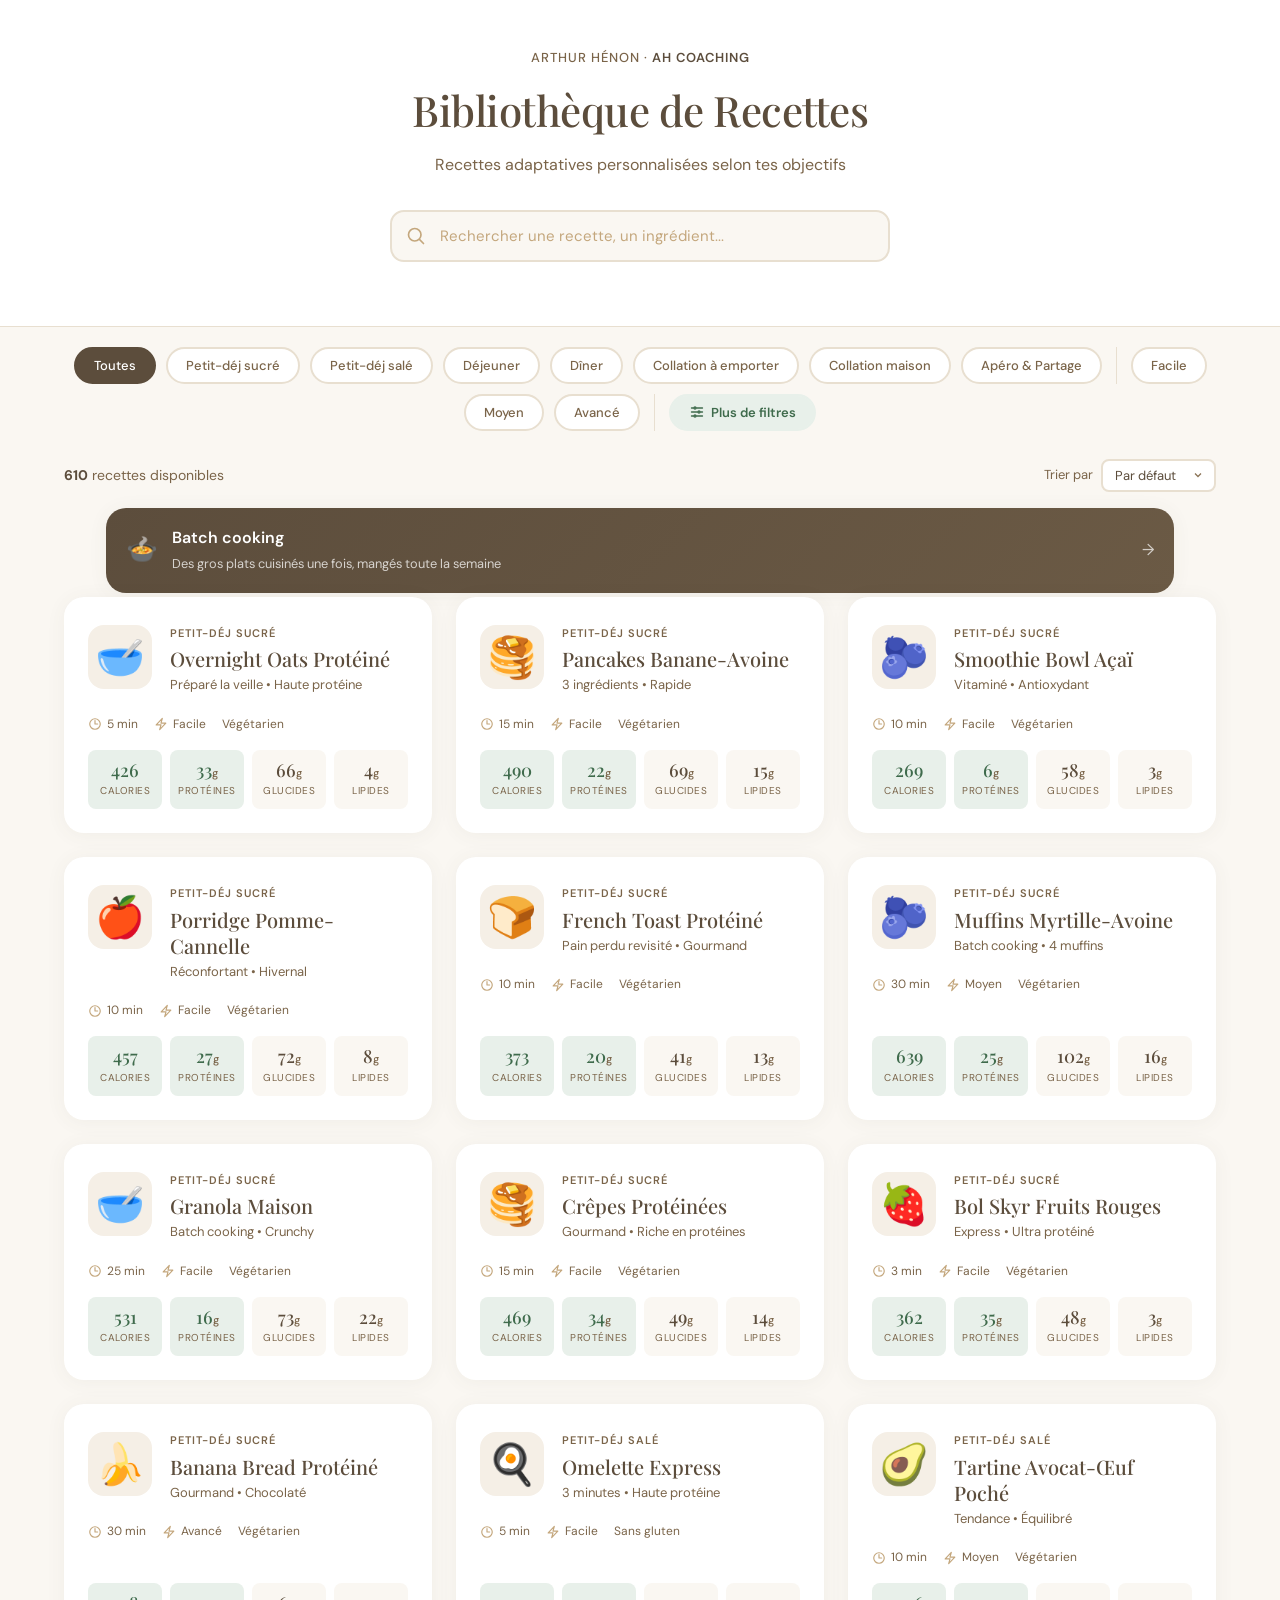
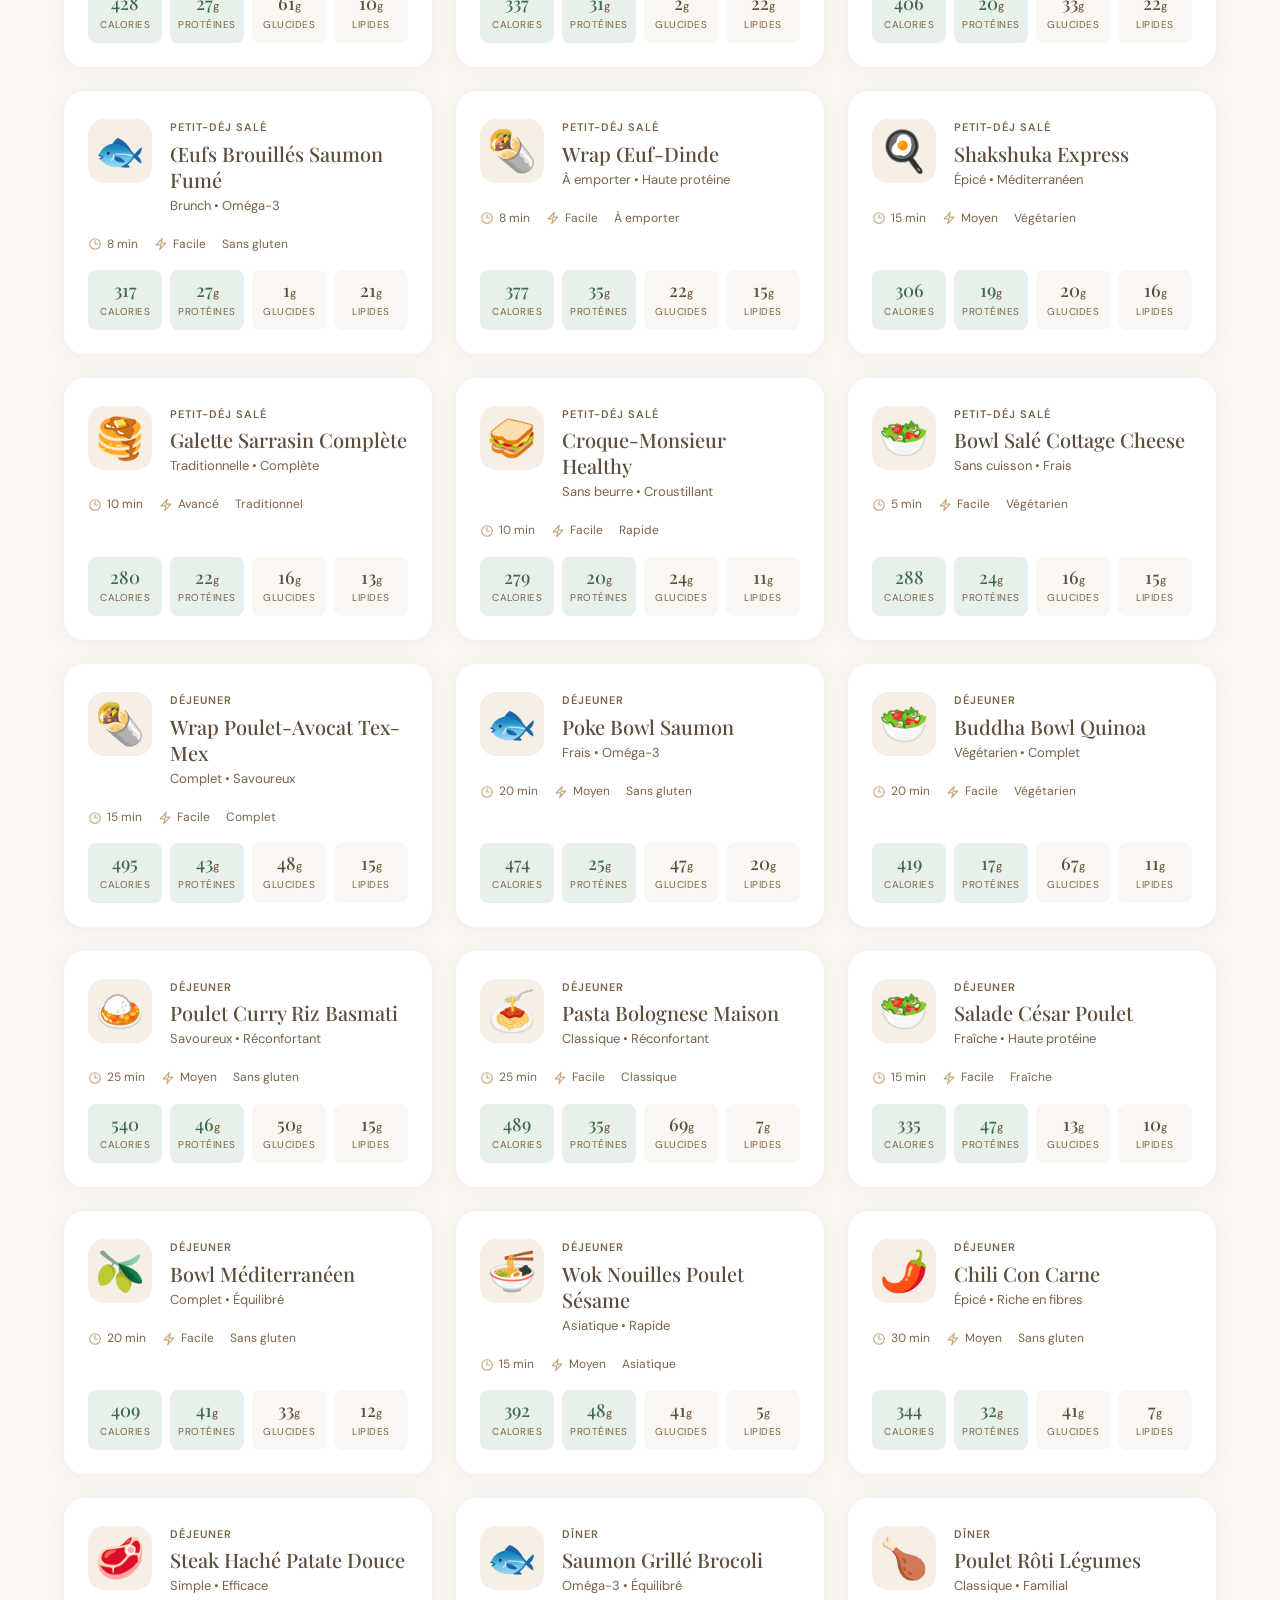
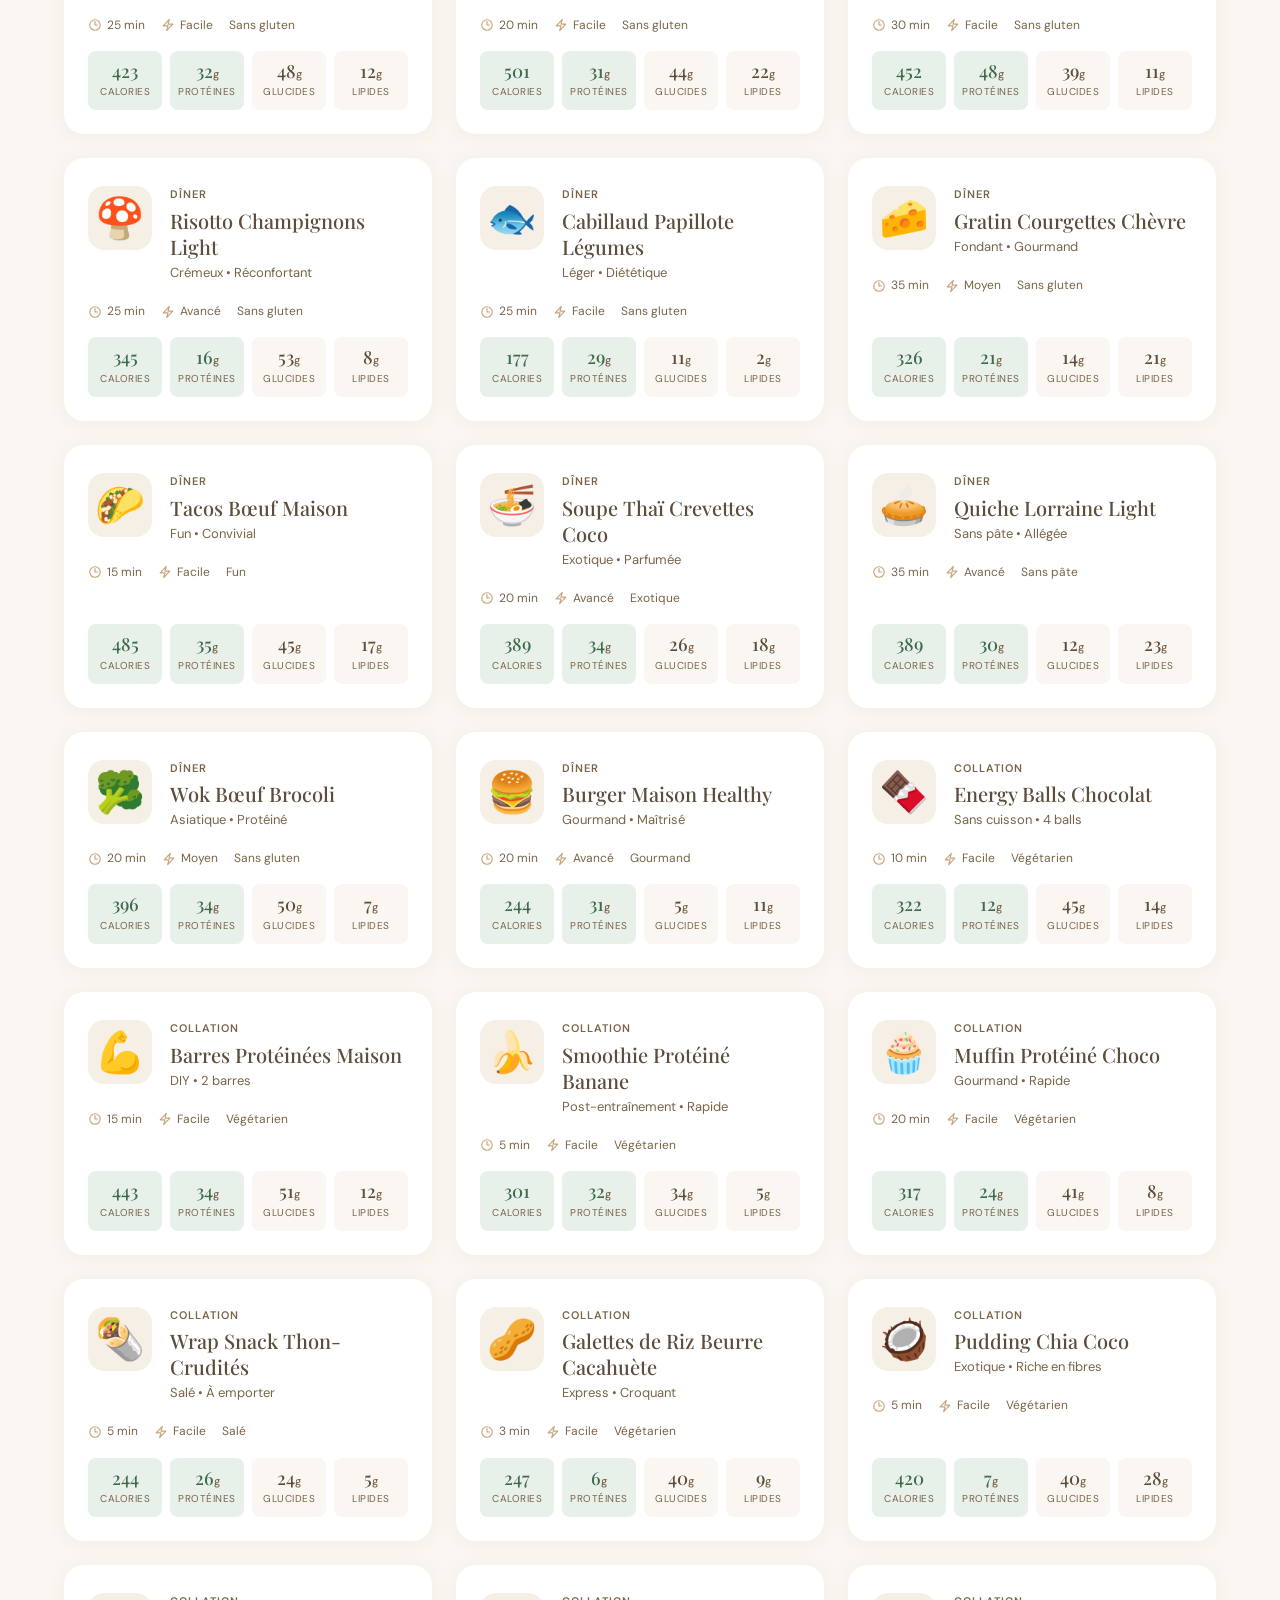
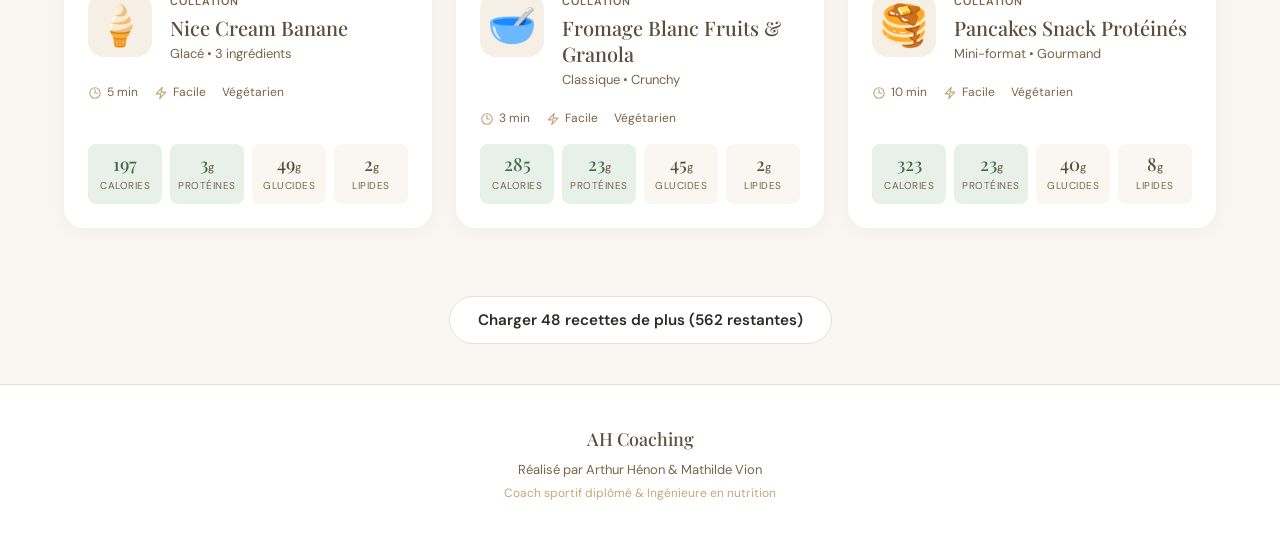
<file: index.html>
<!DOCTYPE html>
<html lang="fr">
<head>
    <meta charset="UTF-8">
    <meta name="viewport" content="width=device-width, initial-scale=1.0">
    <title>Bibliothèque de Recettes | AH Coaching</title>
    <link rel="preconnect" href="https://fonts.googleapis.com">
    <link rel="preconnect" href="https://fonts.gstatic.com" crossorigin>
    <link href="https://fonts.googleapis.com/css2?family=Playfair+Display:wght@400;500;600&family=DM+Sans:wght@400;500;600&display=swap" rel="stylesheet">
    <link rel="stylesheet" href="css/styles.css?v=6">
</head>
<body>
    <!-- Header -->
    <div class="catalog-header">
        <div class="brand">Arthur Hénon · <span>AH Coaching</span></div>
        <h1>Bibliothèque de Recettes</h1>
        <p class="subtitle">Recettes adaptatives personnalisées selon tes objectifs</p>

        <!-- Search -->
        <div class="search-container">
            <svg class="search-icon" xmlns="http://www.w3.org/2000/svg" fill="none" viewBox="0 0 24 24" stroke-width="2" stroke="currentColor">
                <path stroke-linecap="round" stroke-linejoin="round" d="M21 21l-5.197-5.197m0 0A7.5 7.5 0 105.196 5.196a7.5 7.5 0 0010.607 10.607z" />
            </svg>
            <input type="text" class="search-input" id="search-input" placeholder="Rechercher une recette, un ingrédient...">
        </div>
    </div>

    <!-- Primary Filters -->
    <div class="filter-bar" id="filter-bar">
        <!-- Category filters -->
        <button class="filter-btn active" data-filter="all">Toutes</button>
        <button class="filter-btn" data-filter="petit-dej-sucre">Petit-déj sucré</button>
        <button class="filter-btn" data-filter="petit-dej-sale">Petit-déj salé</button>
        <button class="filter-btn" data-filter="dejeuner">Déjeuner</button>
        <button class="filter-btn" data-filter="diner">Dîner</button>
        <button class="filter-btn" data-filter="collation-emporter">Collation à emporter</button>
        <button class="filter-btn" data-filter="collation-maison">Collation maison</button>
        <button class="filter-btn" data-filter="apero-partage">Apéro & Partage</button>

        <div class="filter-separator"></div>

        <!-- Difficulty filters -->
        <button class="filter-btn" data-difficulty="Facile">Facile</button>
        <button class="filter-btn" data-difficulty="Moyen">Moyen</button>
        <button class="filter-btn" data-difficulty="Avancé">Avancé</button>

        <div class="filter-separator"></div>

        <!-- Advanced filters toggle -->
        <button class="filter-btn filter-toggle-btn" id="toggle-advanced">
            <svg xmlns="http://www.w3.org/2000/svg" fill="none" viewBox="0 0 24 24" stroke-width="2" stroke="currentColor" width="16" height="16"><path stroke-linecap="round" stroke-linejoin="round" d="M10.5 6h9.75M10.5 6a1.5 1.5 0 11-3 0m3 0a1.5 1.5 0 10-3 0M3.75 6H7.5m3 12h9.75m-9.75 0a1.5 1.5 0 01-3 0m3 0a1.5 1.5 0 00-3 0m-3.75 0H7.5m9-6h3.75m-3.75 0a1.5 1.5 0 01-3 0m3 0a1.5 1.5 0 00-3 0m-9.75 0h9.75"/></svg>
            Plus de filtres
            <span class="af-badge" id="af-badge" style="display:none">0</span>
        </button>
    </div>

    <!-- Advanced Filters Panel -->
    <div class="advanced-filters" id="advanced-filters">
        <div class="advanced-filters-inner">
            <div class="af-header">
                <h3>Filtres avancés</h3>
                <button class="af-close" id="af-close">
                    <svg xmlns="http://www.w3.org/2000/svg" fill="none" viewBox="0 0 24 24" stroke-width="2" stroke="currentColor" width="20" height="20"><path stroke-linecap="round" stroke-linejoin="round" d="M6 18L18 6M6 6l12 12"/></svg>
                </button>
            </div>

            <div class="af-grid">
                <!-- Dietary -->
                <div class="af-section">
                    <h4 class="af-section-title">🥗 Régime alimentaire</h4>
                    <div class="af-checkboxes">
                        <label class="af-checkbox"><input type="checkbox" data-dietary="Vegan"> Vegan</label>
                        <label class="af-checkbox"><input type="checkbox" data-dietary="Végétarien"> Végétarien</label>
                        <label class="af-checkbox"><input type="checkbox" data-dietary="Sans gluten"> Sans gluten</label>
                    </div>
                </div>

                <!-- Time -->
                <div class="af-section">
                    <h4 class="af-section-title">⏱️ Temps de préparation</h4>
                    <div class="af-pills">
                        <button class="af-pill" data-time-max="5">≤ 5 min</button>
                        <button class="af-pill" data-time-max="15">≤ 15 min</button>
                        <button class="af-pill" data-time-max="30">≤ 30 min</button>
                        <button class="af-pill" data-time-max="999">30+ min</button>
                    </div>
                </div>

                <!-- Goal -->
                <div class="af-section">
                    <h4 class="af-section-title">🎯 Objectif nutrition</h4>
                    <div class="af-pills">
                        <button class="af-pill" data-goal="Perte de poids">Perte de poids</button>
                        <button class="af-pill" data-goal="Haute protéine">Haute protéine</button>
                        <button class="af-pill" data-goal="Low carb">Low carb</button>
                        <button class="af-pill" data-goal="Prise de masse">Prise de masse</button>
                        <button class="af-pill" data-goal="Équilibré">Équilibré</button>
                    </div>
                </div>

                <!-- Style -->
                <div class="af-section">
                    <h4 class="af-section-title">👨‍🍳 Style de préparation</h4>
                    <div class="af-checkboxes">
                        <label class="af-checkbox"><input type="checkbox" data-style="Sans cuisson"> Sans cuisson</label>
                        <label class="af-checkbox"><input type="checkbox" data-style="Express"> Express</label>
                        <label class="af-checkbox"><input type="checkbox" data-style="Batch cooking"> Batch cooking</label>
                        <label class="af-checkbox"><input type="checkbox" data-style="Meal prep"> Meal prep</label>
                    </div>
                </div>

                <!-- Calories -->
                <div class="af-section">
                    <h4 class="af-section-title">🔥 Calories par portion</h4>
                    <div class="af-pills">
                        <button class="af-pill" data-cal-range="low">&lt; 300</button>
                        <button class="af-pill" data-cal-range="medium">300 - 500</button>
                        <button class="af-pill" data-cal-range="high">500 - 700</button>
                        <button class="af-pill" data-cal-range="very-high">700+</button>
                    </div>
                </div>

                <!-- Social -->
                <div class="af-section">
                    <h4 class="af-section-title">🍽️ Convivialité</h4>
                    <div class="af-pills">
                        <button class="af-pill" data-social="solo">👤 Solo</button>
                        <button class="af-pill" data-social="famille">👨‍👩‍👧‍👦 Famille</button>
                    </div>
                </div>
            </div>

            <!-- Ingredient Selectors -->
            <div class="af-ingredients-row">
                <!-- Liked -->
                <div class="af-section af-section-ingredient">
                    <h4 class="af-section-title">👍 Ingrédients que j'aime</h4>
                    <p class="af-hint">Affiche les recettes contenant ces ingrédients</p>
                    <div class="af-ingredient-search-wrap">
                        <input type="text" class="af-ingredient-search" id="liked-search" placeholder="Rechercher un ingrédient..." autocomplete="off">
                        <div class="af-ingredient-dropdown" id="liked-dropdown"></div>
                    </div>
                    <div class="af-ingredient-chips" id="liked-chips"></div>
                </div>

                <!-- Disliked -->
                <div class="af-section af-section-ingredient">
                    <h4 class="af-section-title">👎 Ingrédients à exclure</h4>
                    <p class="af-hint">Masque les recettes contenant ces ingrédients</p>
                    <div class="af-ingredient-search-wrap">
                        <input type="text" class="af-ingredient-search" id="disliked-search" placeholder="Rechercher un ingrédient..." autocomplete="off">
                        <div class="af-ingredient-dropdown" id="disliked-dropdown"></div>
                    </div>
                    <div class="af-ingredient-chips" id="disliked-chips"></div>
                </div>
            </div>

            <!-- Reset -->
            <div class="af-actions">
                <button class="af-btn-reset" id="af-reset">Réinitialiser tous les filtres</button>
            </div>
        </div>
    </div>

    <!-- Active Filter Chips -->
    <div class="active-chips-bar" id="active-chips-bar" style="display: none;">
        <div class="active-chips-inner">
            <div class="active-chips-list" id="active-chips-list"></div>
            <button class="active-chips-clear" id="clear-all-filters">Tout effacer</button>
        </div>
    </div>

    <!-- Results count + Sort -->
    <div class="results-info" id="results-info">
        <div class="results-left">
            <strong id="results-count">50</strong> recettes disponibles
        </div>
        <div class="results-right">
            <label class="sort-label" for="sort-select">Trier par</label>
            <select class="sort-select" id="sort-select">
                <option value="default">Par défaut</option>
                <option value="time-asc">Temps ↑</option>
                <option value="time-desc">Temps ↓</option>
                <option value="cal-asc">Calories ↑</option>
                <option value="cal-desc">Calories ↓</option>
                <option value="protein-desc">Protéines ↓</option>
                <option value="alpha-asc">A → Z</option>
            </select>
        </div>
    </div>

    <!-- Entree vers la section batch cooking -->
    <div class="bc-entry">
        <a href="batch-cooking.html">
            <span class="ico">🍲</span>
            <span>
                <span class="t">Batch cooking</span><br>
                <span class="s">Des gros plats cuisinés une fois, mangés toute la semaine</span>
            </span>
            <span class="arr">&rarr;</span>
        </a>
    </div>

    <!-- Recipe Grid -->
    <div class="recipes-grid" id="recipes-grid">
        <!-- Cards generated by JS -->
    </div>

    <!-- Pagination : la liste complete (610 recettes) rendue d'un coup faisait une page
         de plus de 200 000 px, ingerable dans l'iframe de l'app sur iPhone. -->
    <div class="load-more-wrap" id="load-more-wrap" hidden>
        <button class="load-more-btn" id="load-more" type="button"></button>
    </div>

    <!-- Footer -->
    <footer class="site-footer">
        <div class="footer-brand">AH Coaching</div>
        <div class="footer-credits">Réalisé par Arthur Hénon & Mathilde Vion</div>
        <div class="footer-subtitle">Coach sportif diplômé & Ingénieure en nutrition</div>
    </footer>

    <script src="js/nutrition-db.js?v=3"></script>
    <script src="js/recipes-data.js?v=3"></script>
    <script src="js/app.js?v=3"></script>
</body>
</html>
</file>
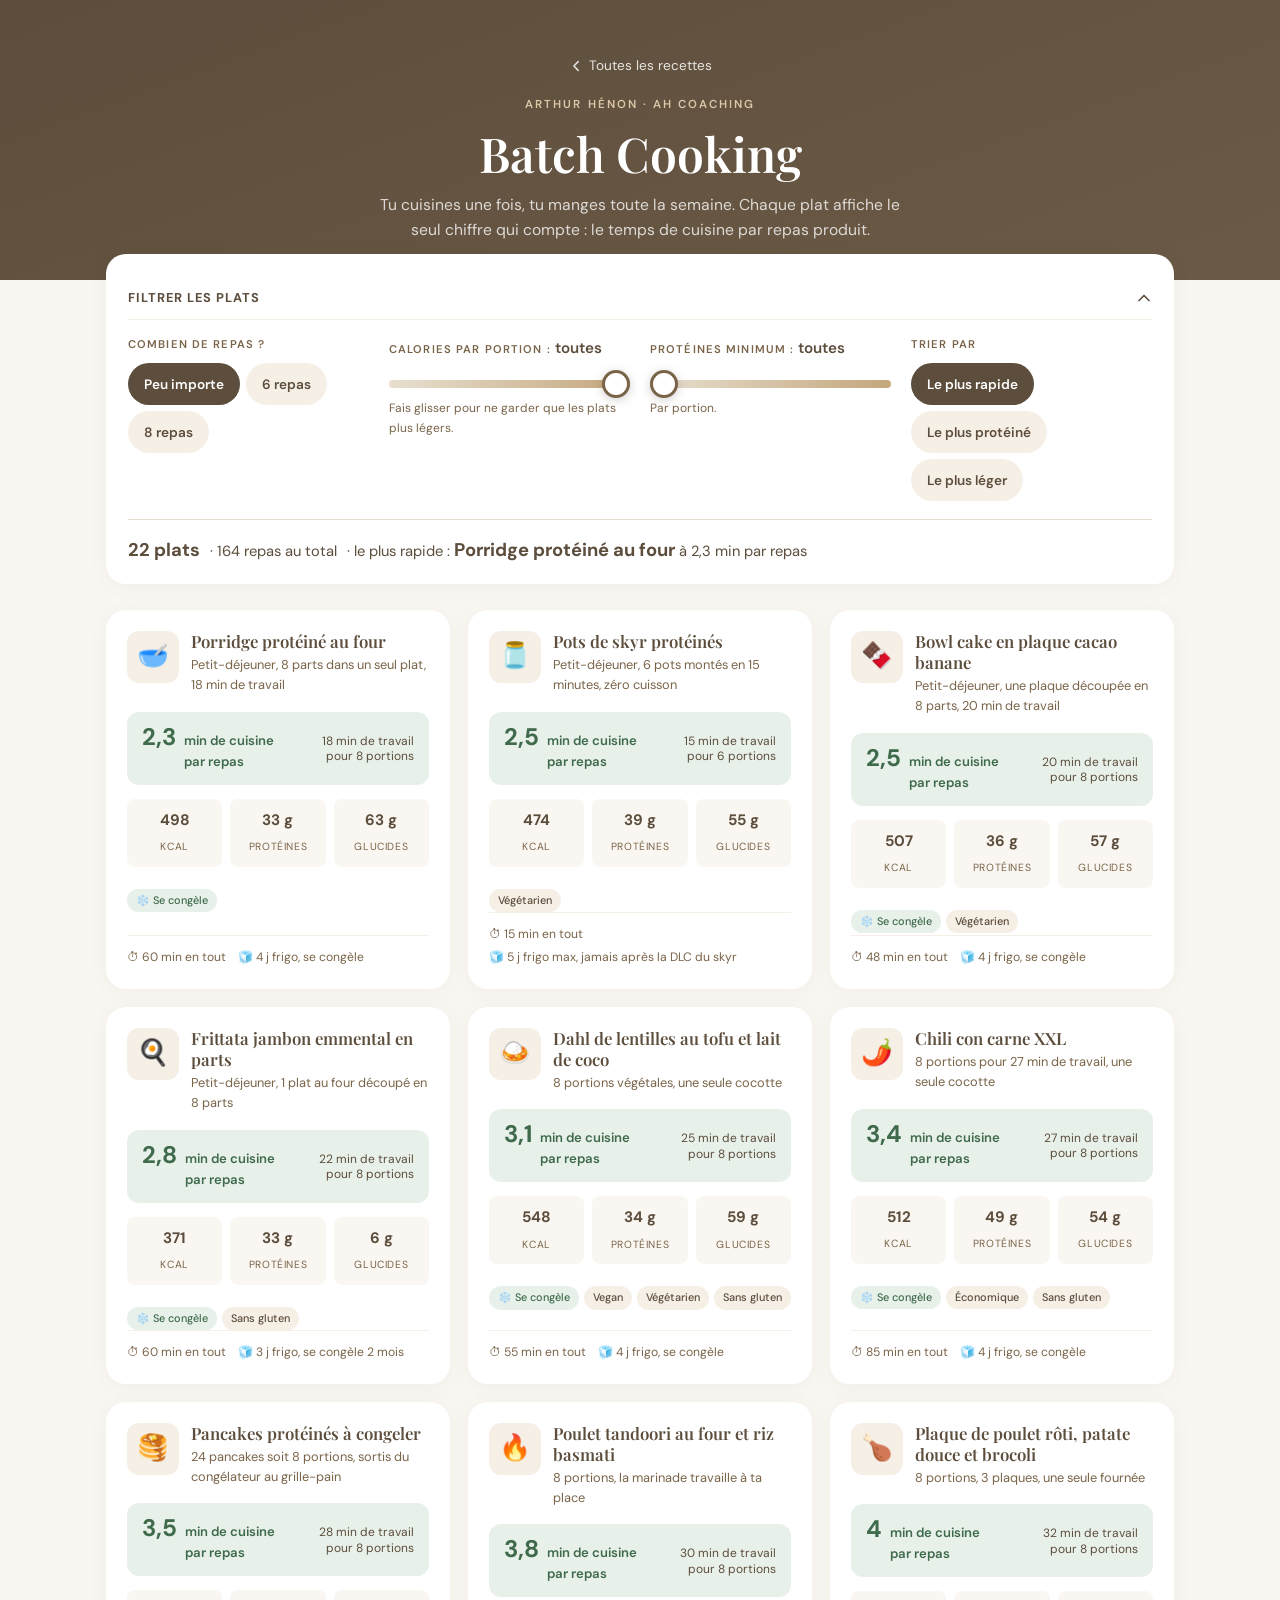
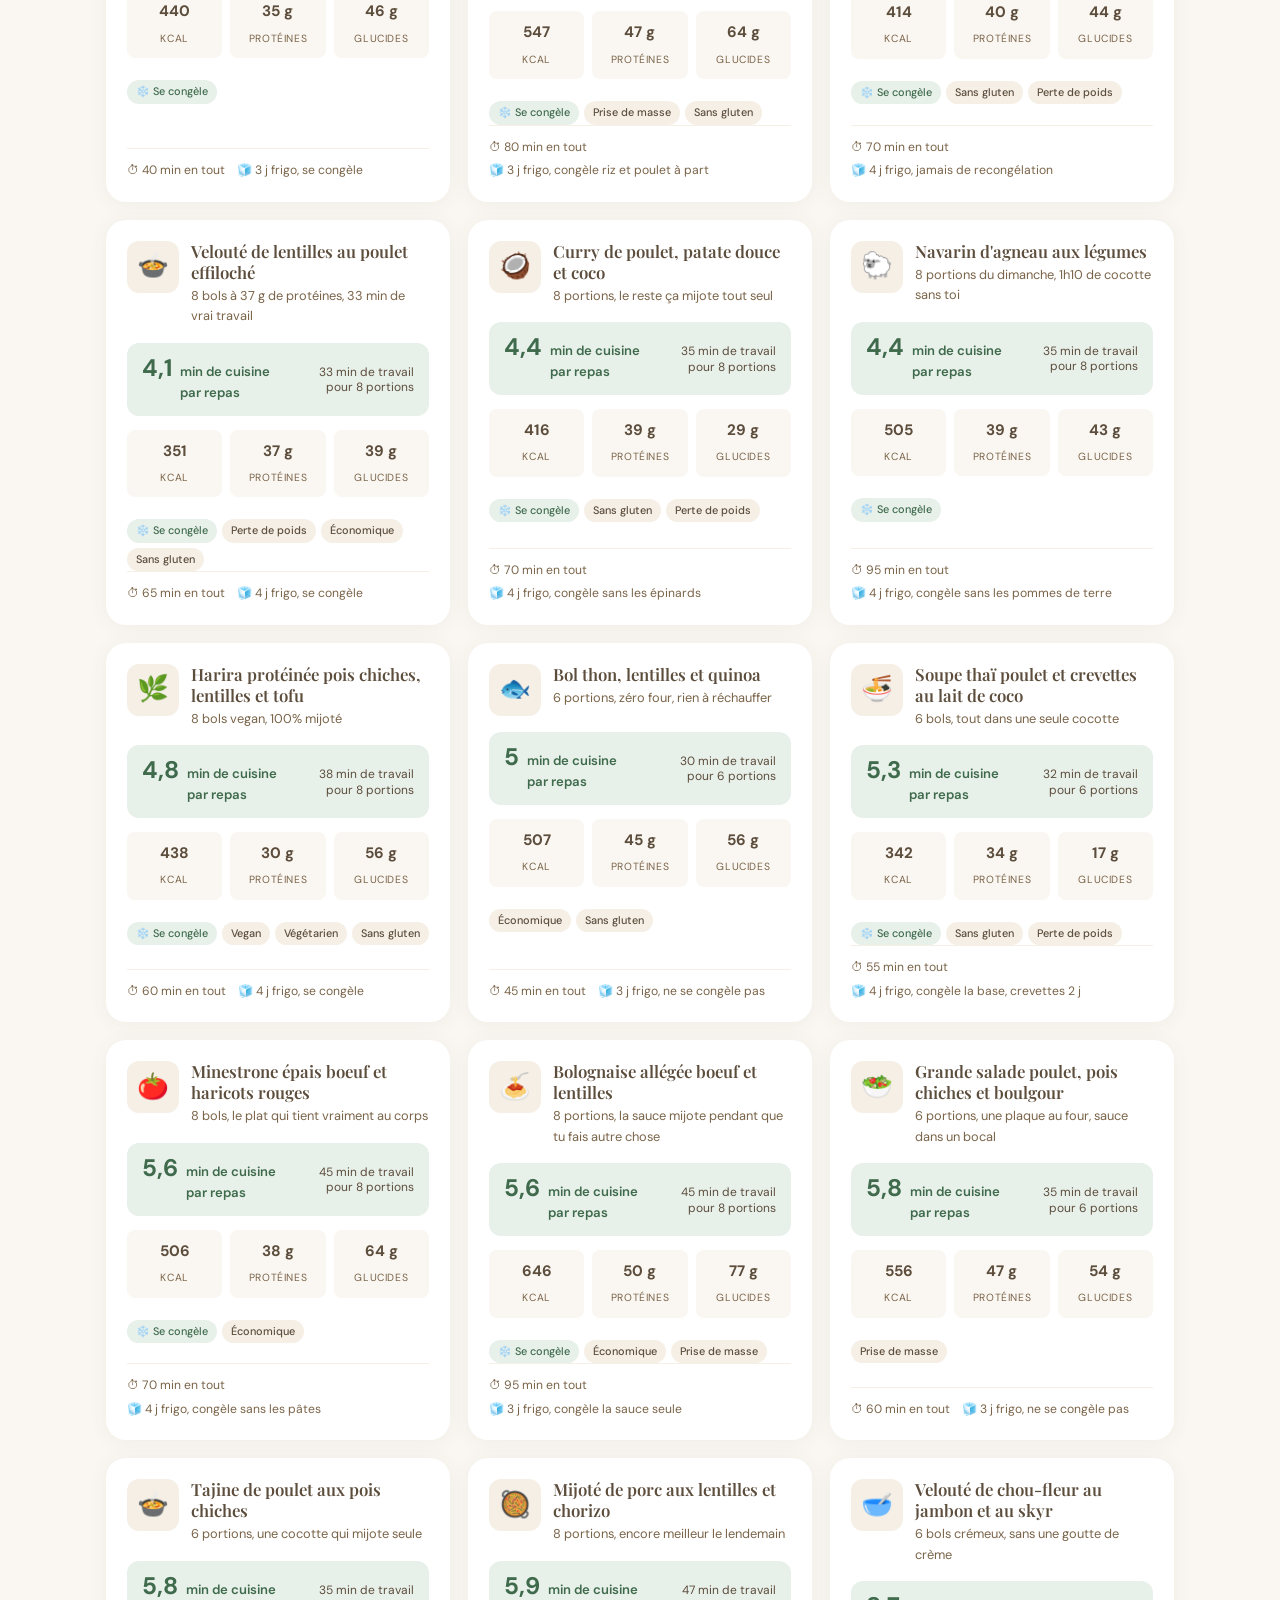
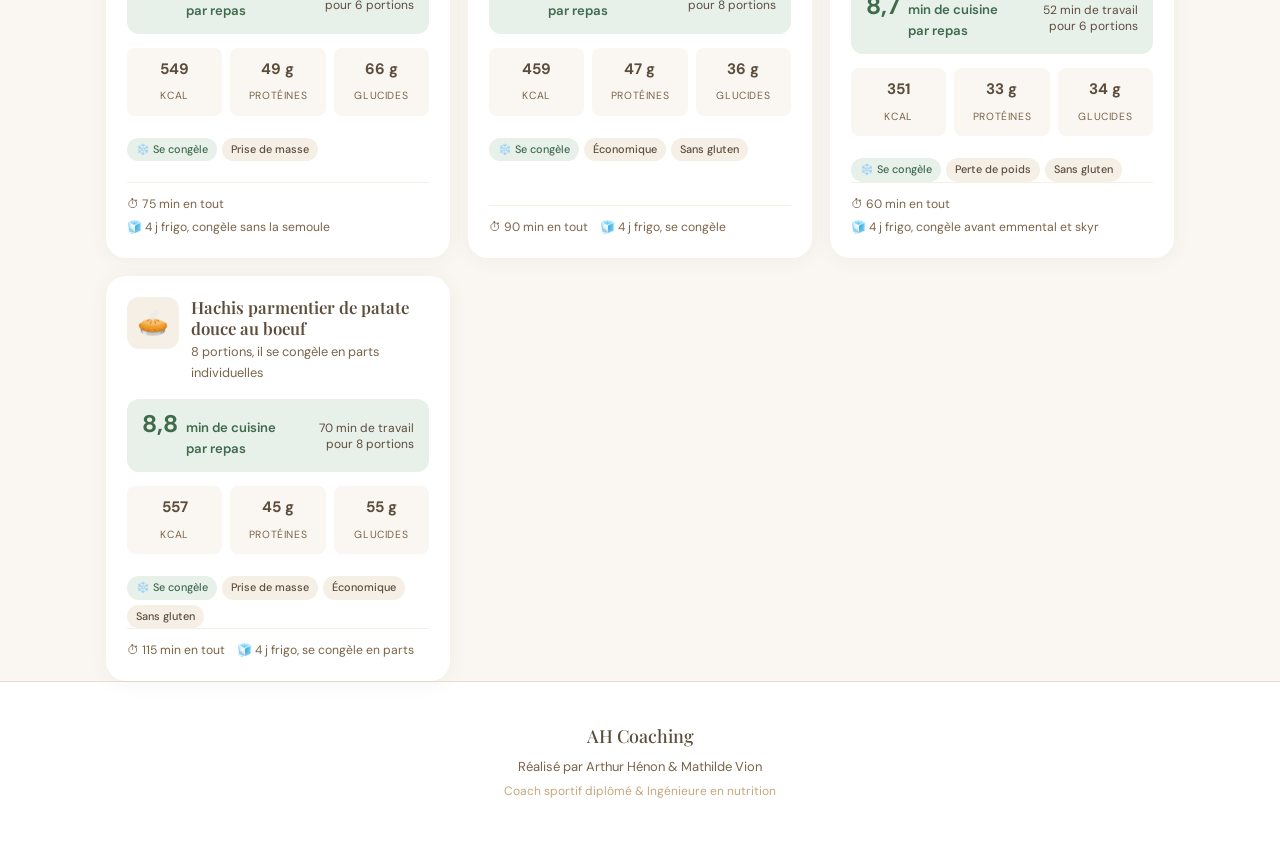
<file: batch-cooking.html>
<!DOCTYPE html>
<html lang="fr">
<head>
    <meta charset="UTF-8">
    <meta name="viewport" content="width=device-width, initial-scale=1.0">
    <title>Batch Cooking | AH Coaching</title>
    <link rel="preconnect" href="https://fonts.googleapis.com">
    <link rel="preconnect" href="https://fonts.gstatic.com" crossorigin>
    <link href="https://fonts.googleapis.com/css2?family=Playfair+Display:wght@400;500;600&family=DM+Sans:wght@400;500;600;700&display=swap" rel="stylesheet">
    <link rel="stylesheet" href="css/styles.css?v=6">
</head>
<body>

    <div class="bc-hero">
        <a href="index.html" class="bc-back">
            <svg xmlns="http://www.w3.org/2000/svg" width="14" height="14" fill="none" viewBox="0 0 24 24" stroke-width="2.5" stroke="currentColor">
                <path stroke-linecap="round" stroke-linejoin="round" d="M15.75 19.5L8.25 12l7.5-7.5" />
            </svg>
            Toutes les recettes
        </a>
        <div class="brand">Arthur Hénon · AH Coaching</div>
        <h1>Batch Cooking</h1>
        <p>Tu cuisines une fois, tu manges toute la semaine. Chaque plat affiche le seul
           chiffre qui compte : le temps de cuisine par repas produit.</p>
    </div>

    <div class="bc-controls">
        <div class="bc-panel">

            <!-- Replie par defaut sur telephone (js/batch.js ouvre au-dessus de
                 640 px) : sinon il fallait faire defiler un ecran et demi de
                 reglages avant de voir le premier plat, et pire dans l'iframe
                 de l'app. -->
            <details id="bc-reglages">
                <summary class="bc-toggle">
                    <span>Filtrer les plats</span>
                    <svg xmlns="http://www.w3.org/2000/svg" width="16" height="16" fill="none" viewBox="0 0 24 24" stroke-width="2.5" stroke="currentColor" aria-hidden="true">
                        <path stroke-linecap="round" stroke-linejoin="round" d="M19.5 8.25l-7.5 7.5-7.5-7.5" />
                    </svg>
                </summary>

                <div class="bc-row">

                    <div class="bc-field">
                        <span class="bc-label">Combien de repas ?</span>
                        <!-- Pastilles construites depuis les donnees (js/batch.js) :
                             afficher un seuil qui ne filtre rien ferait croire a un bug. -->
                        <div class="bc-pills" id="bc-portions" role="group" aria-label="Nombre de repas"></div>
                    </div>

                    <div class="bc-field">
                        <label for="bc-kcal">Calories par portion : <span class="bc-val" id="bc-kcal-val">toutes</span></label>
                        <!-- min, max et pas sont recales sur les donnees au chargement -->
                        <input type="range" class="bc-slider" id="bc-kcal" min="340" max="650" step="20" value="650">
                        <p class="bc-hint">Fais glisser pour ne garder que les plats plus légers.</p>
                    </div>

                    <div class="bc-field">
                        <label for="bc-prot">Protéines minimum : <span class="bc-val" id="bc-prot-val">toutes</span></label>
                        <input type="range" class="bc-slider" id="bc-prot" min="25" max="45" step="5" value="25">
                        <p class="bc-hint">Par portion.</p>
                    </div>

                    <div class="bc-field">
                        <span class="bc-label">Trier par</span>
                        <div class="bc-pills" id="bc-sort" role="group" aria-label="Tri">
                            <button type="button" class="bc-pill on" data-sort="ratio">Le plus rapide</button>
                            <button type="button" class="bc-pill" data-sort="protein">Le plus protéiné</button>
                            <button type="button" class="bc-pill" data-sort="light">Le plus léger</button>
                        </div>
                    </div>

                </div>
            </details>

            <div class="bc-summary" id="bc-summary" role="status" aria-live="polite"></div>
        </div>
    </div>

    <div class="bc-grid" id="bc-grid"></div>

    <footer class="site-footer">
        <div class="footer-brand">AH Coaching</div>
        <div class="footer-credits">Réalisé par Arthur Hénon &amp; Mathilde Vion</div>
        <div class="footer-subtitle">Coach sportif diplômé &amp; Ingénieure en nutrition</div>
    </footer>

    <script src="js/nutrition-db.js?v=4"></script>
    <script src="js/batch-data.js?v=4"></script>
    <script src="js/batch.js?v=5"></script>
</body>
</html>
</file>
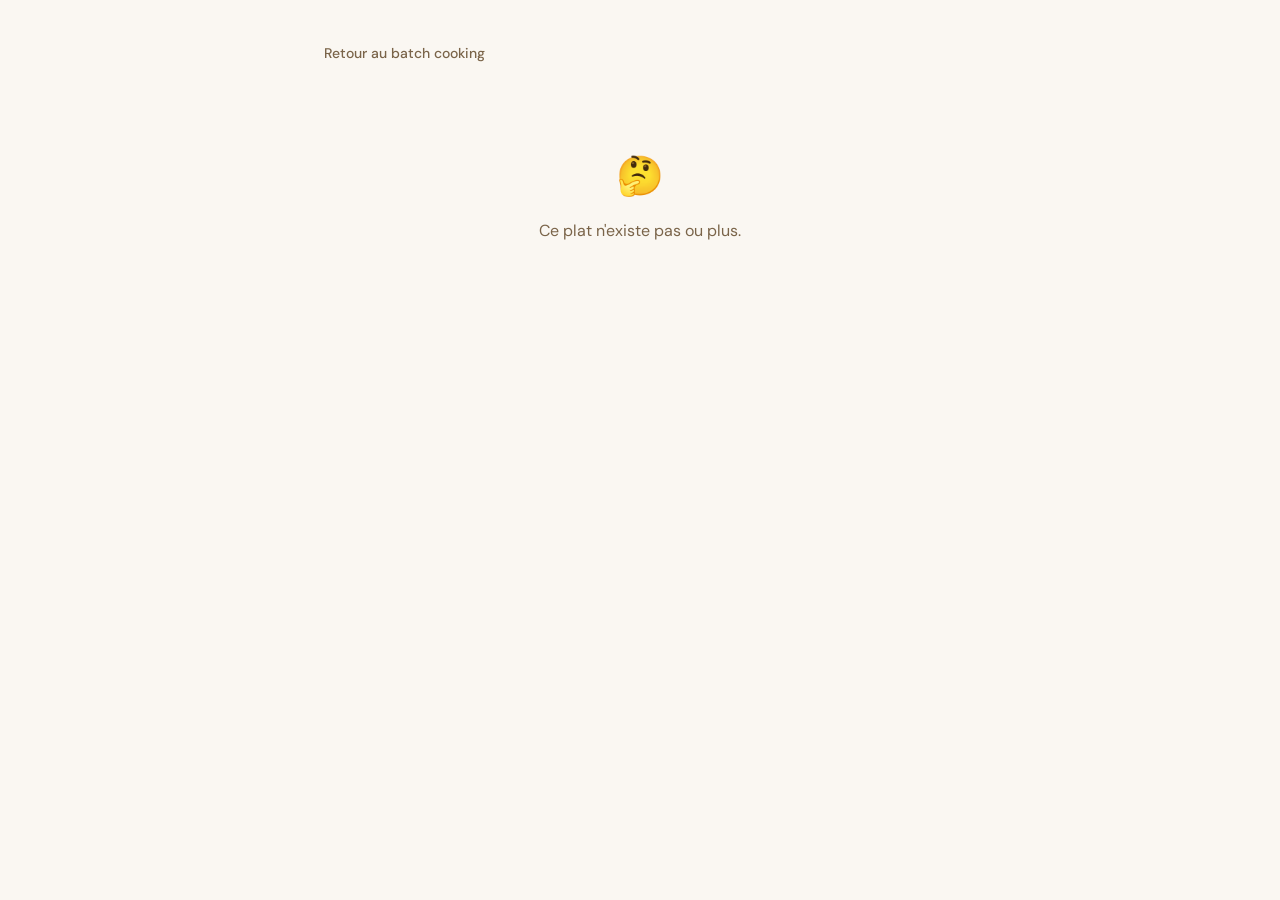
<file: batch.html>
<!DOCTYPE html>
<html lang="fr">
<head>
    <meta charset="UTF-8">
    <meta name="viewport" content="width=device-width, initial-scale=1.0">
    <title>Plat batch cooking | AH Coaching</title>
    <link rel="preconnect" href="https://fonts.googleapis.com">
    <link rel="preconnect" href="https://fonts.gstatic.com" crossorigin>
    <link href="https://fonts.googleapis.com/css2?family=Playfair+Display:wght@400;500;600&family=DM+Sans:wght@400;500;600;700&display=swap" rel="stylesheet">
    <link rel="stylesheet" href="css/styles.css?v=6">
</head>
<body>
    <div class="recipe-container" id="bd-root"></div>

    <script src="js/nutrition-db.js?v=4"></script>
    <script src="js/batch-data.js?v=4"></script>
    <script src="js/batch-detail.js?v=5"></script>
</body>
</html>
</file>
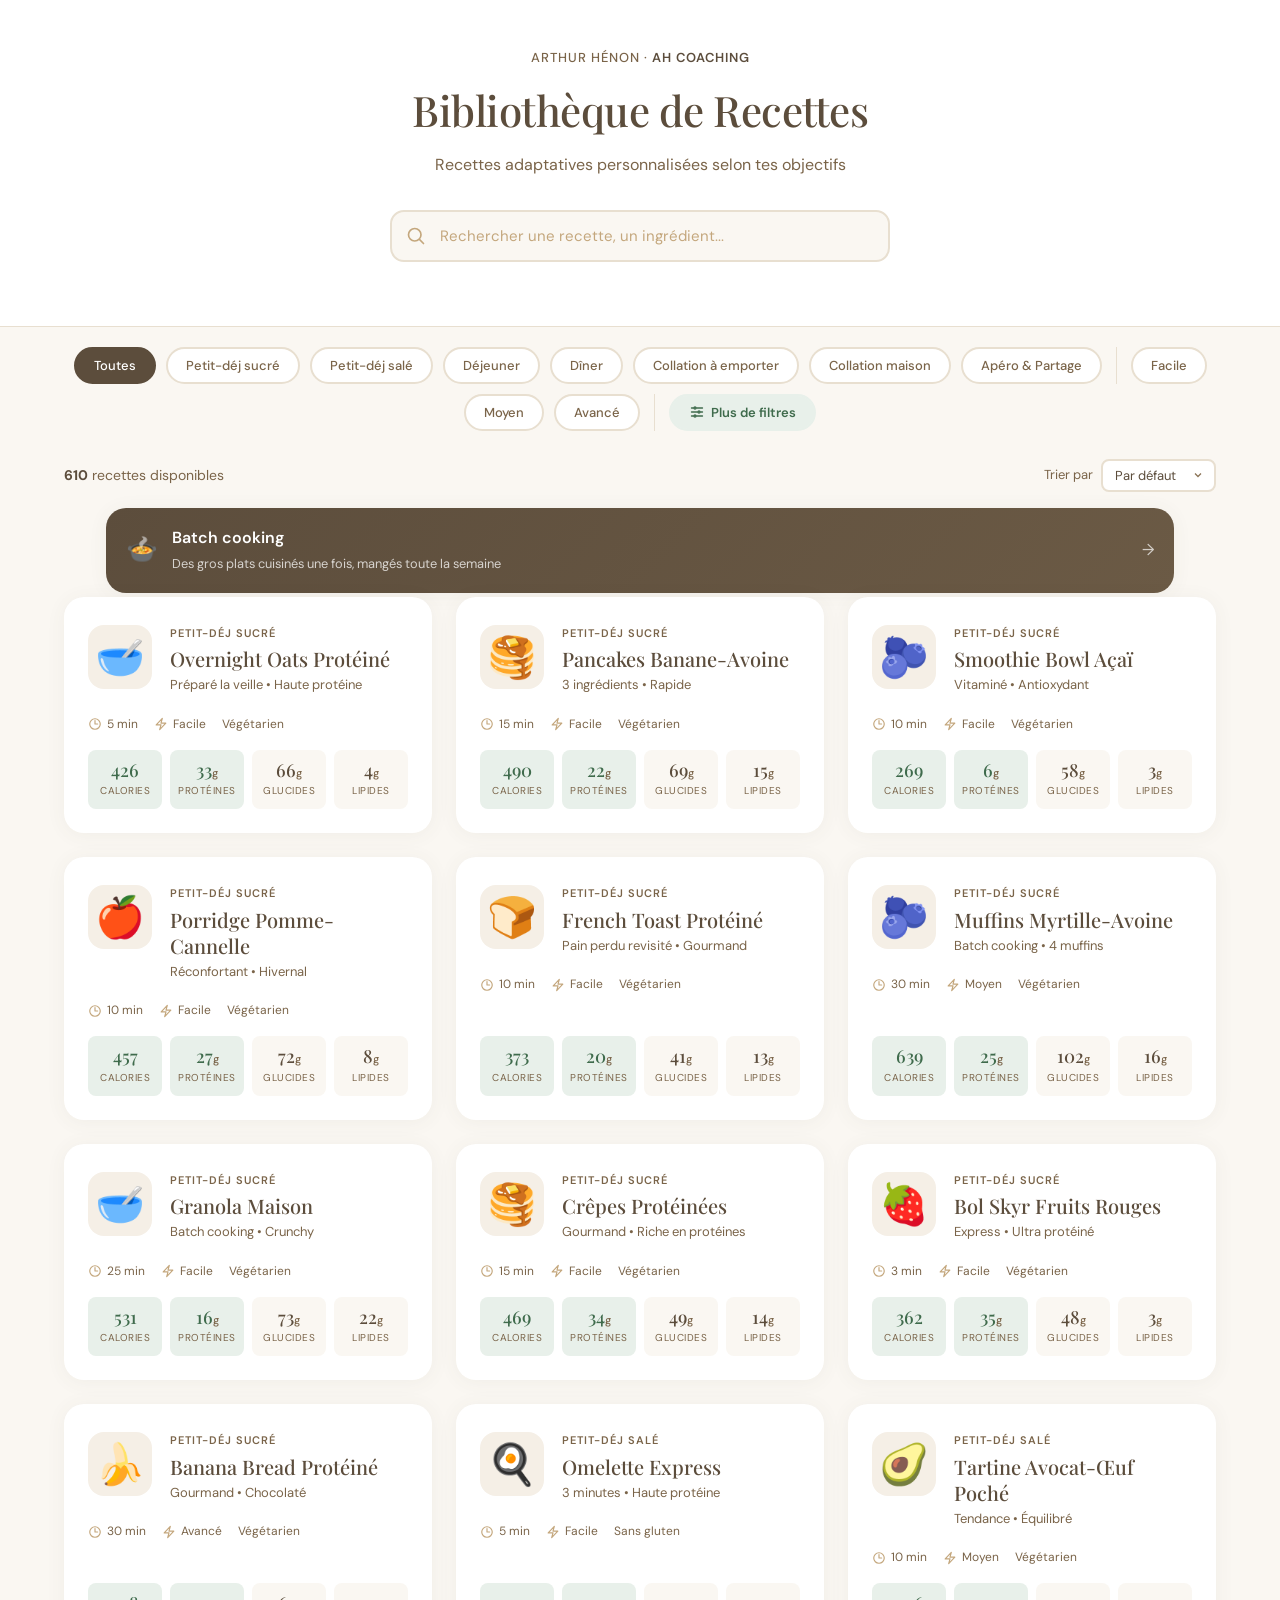
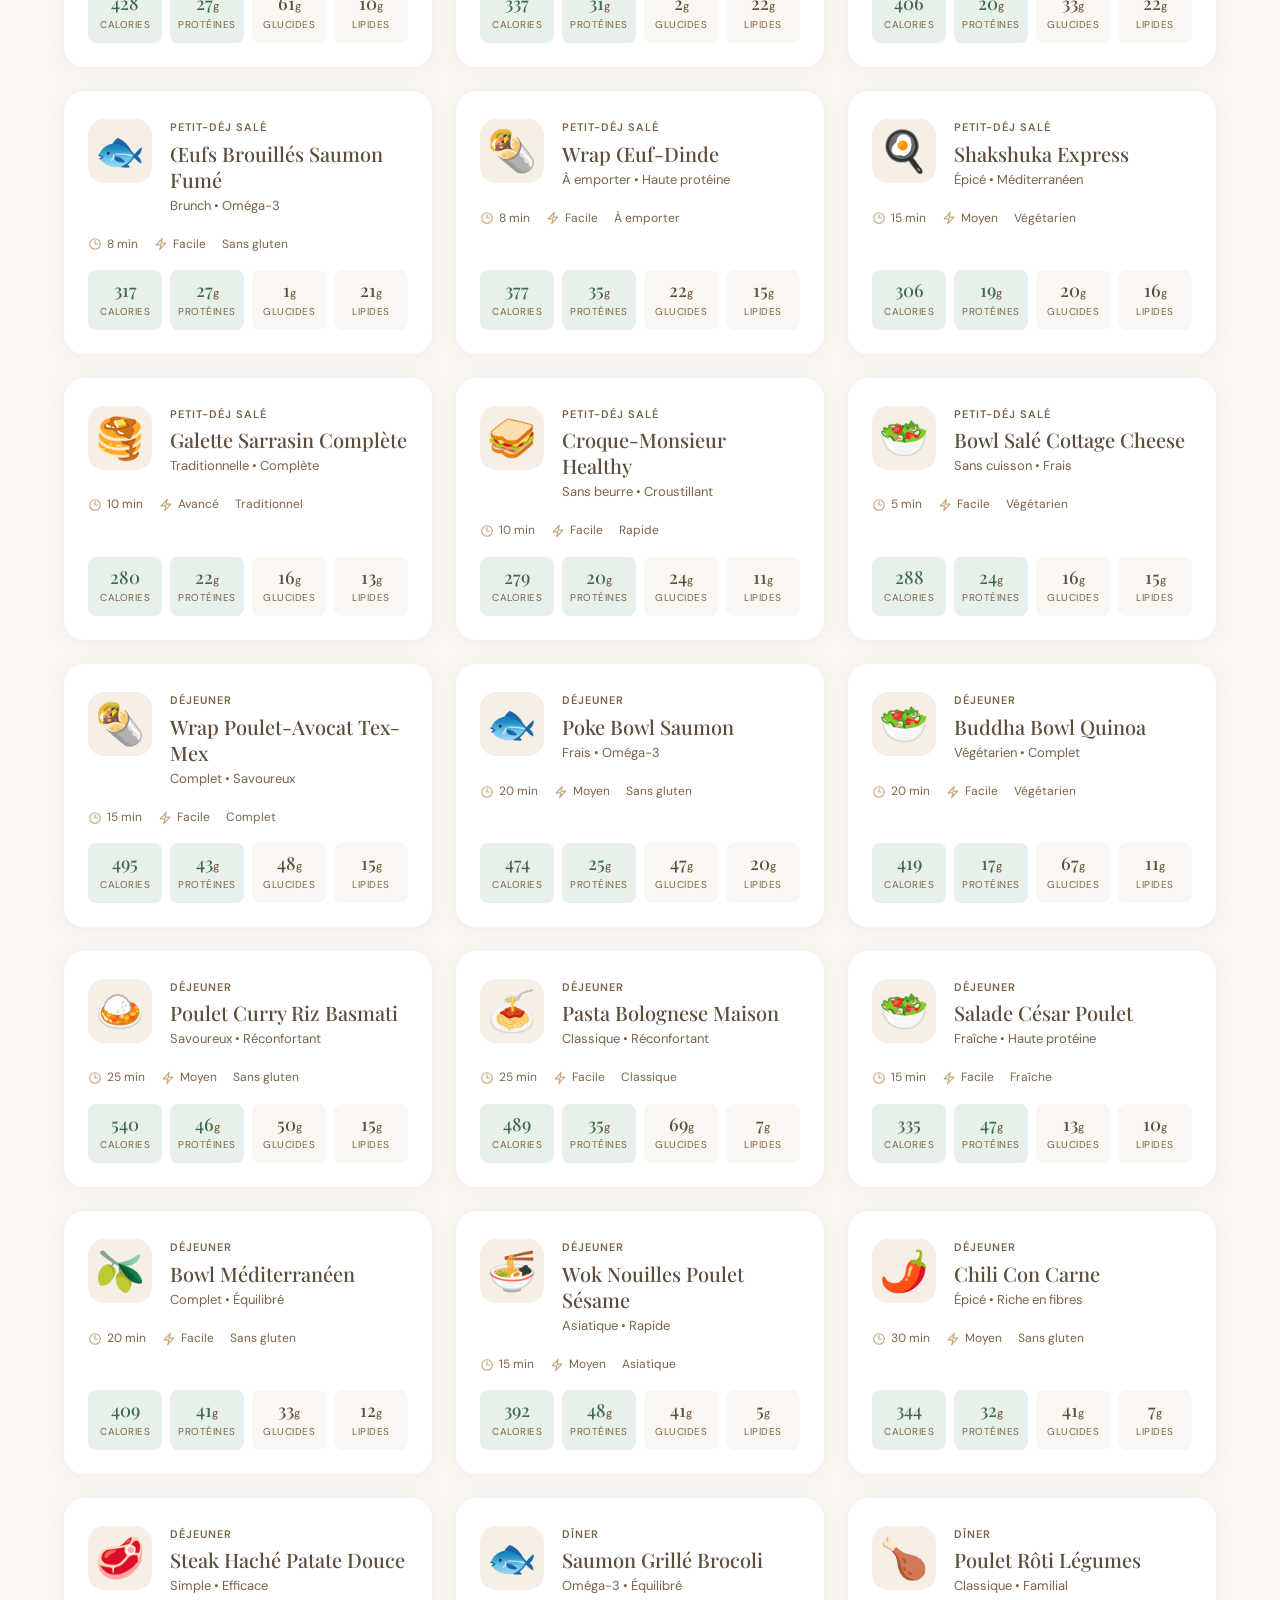
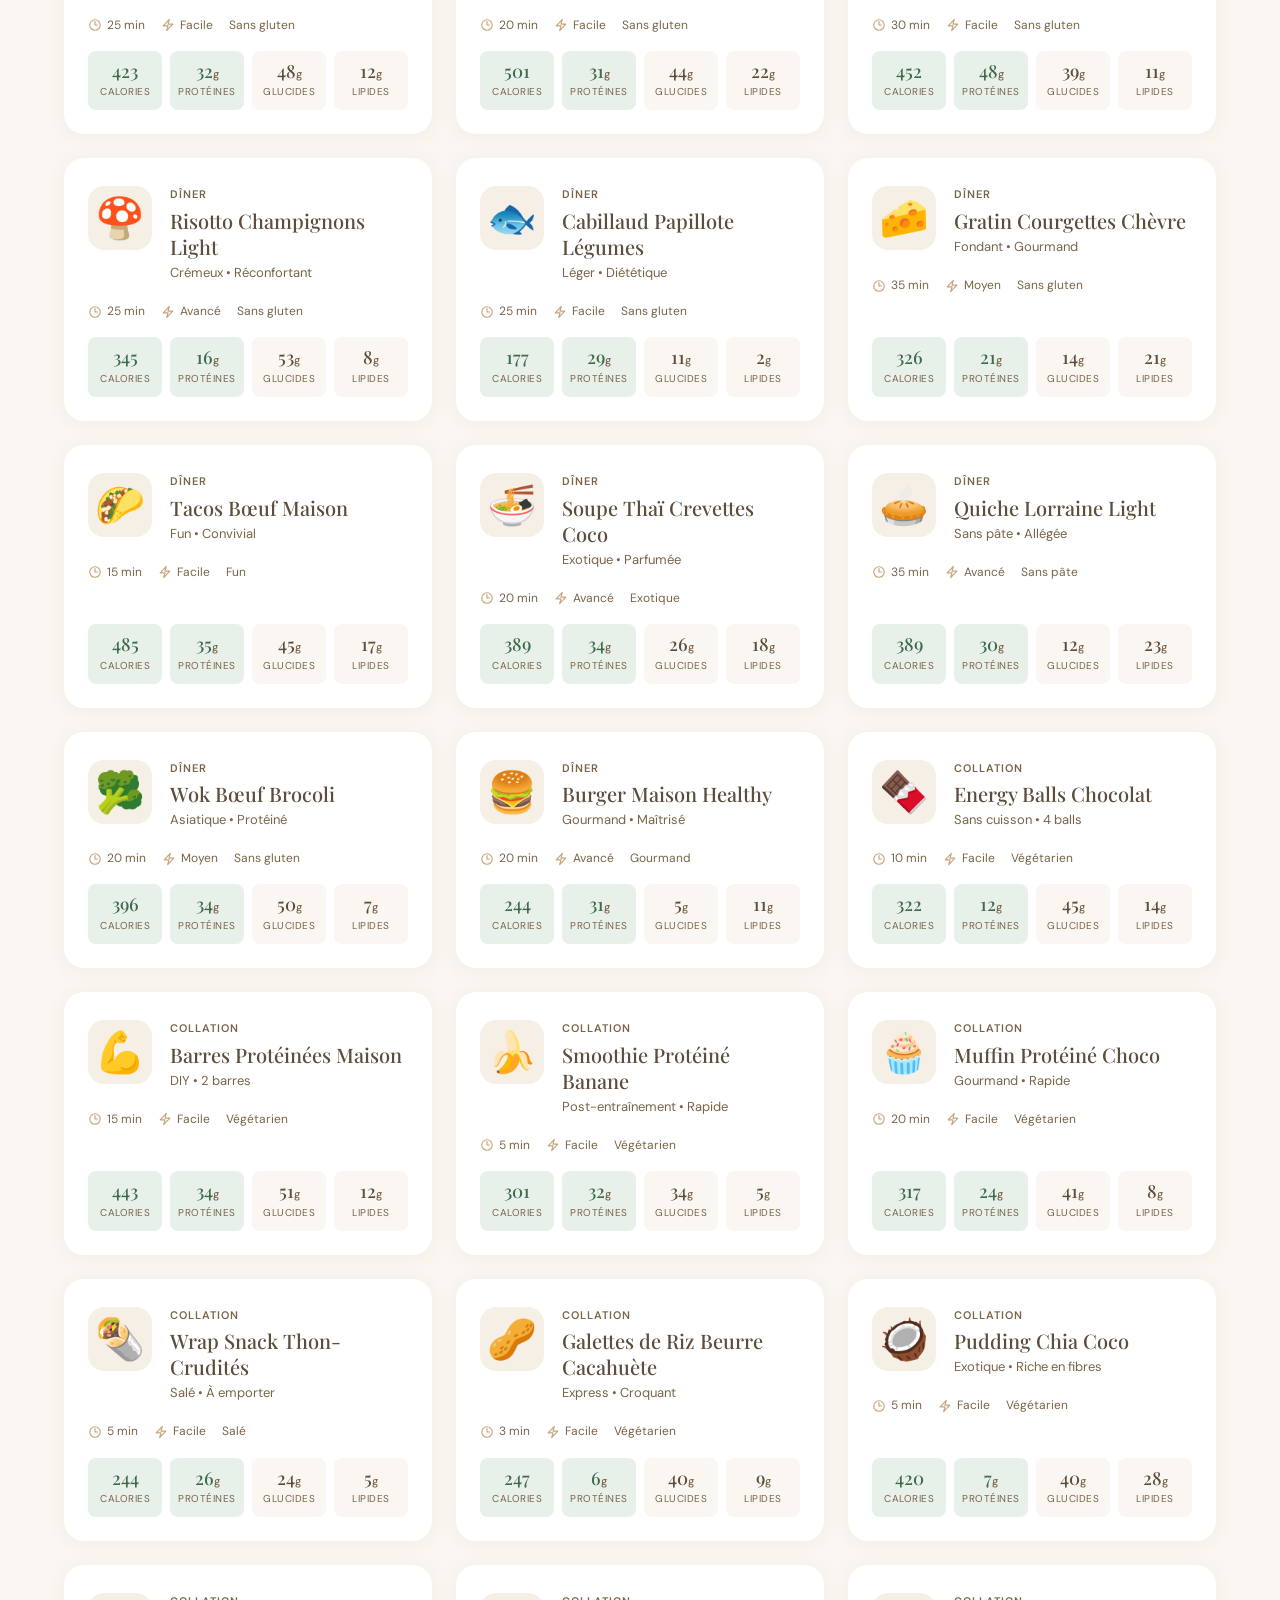
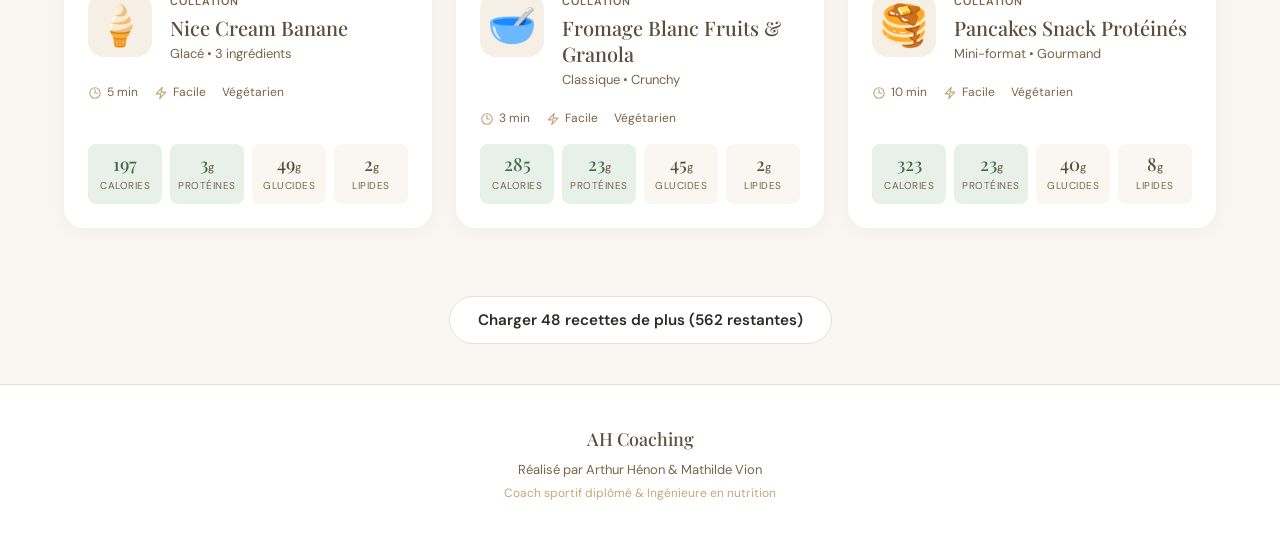
<file: recipe.html>
<!DOCTYPE html>
<html lang="fr">
<head>
    <meta charset="UTF-8">
    <meta name="viewport" content="width=device-width, initial-scale=1.0">
    <title>Recette | AH Coaching</title>
    <link rel="preconnect" href="https://fonts.googleapis.com">
    <link rel="preconnect" href="https://fonts.gstatic.com" crossorigin>
    <link href="https://fonts.googleapis.com/css2?family=Playfair+Display:wght@400;500;600&family=DM+Sans:wght@400;500;600&display=swap" rel="stylesheet">
    <link rel="stylesheet" href="css/styles.css?v=6">
</head>
<body>
    <div class="recipe-container" id="recipe-container">
        <!-- Back link -->
        <a href="index.html" class="back-link">
            <svg xmlns="http://www.w3.org/2000/svg" fill="none" viewBox="0 0 24 24" stroke-width="2" stroke="currentColor">
                <path stroke-linecap="round" stroke-linejoin="round" d="M15.75 19.5L8.25 12l7.5-7.5" />
            </svg>
            Retour à la bibliothèque
        </a>

        <!-- Recipe header -->
        <div class="recipe-header" id="recipe-header">
            <!-- Generated by JS -->
        </div>

        <!-- Customization section -->
        <div class="recipe-section" id="customization-section">
            <!-- Generated by JS -->
        </div>

        <!-- Ingredients section -->
        <div class="recipe-section" id="ingredients-section">
            <!-- Generated by JS -->
        </div>

        <!-- Steps section -->
        <div class="recipe-section" id="steps-section">
            <!-- Generated by JS -->
        </div>

        <!-- Tips section -->
        <div class="recipe-section" id="tips-section">
            <!-- Generated by JS -->
        </div>
    </div>

    <!-- Footer -->
    <footer class="site-footer">
        <div class="footer-brand">AH Coaching</div>
        <div class="footer-credits">Réalisé par Arthur Hénon & Mathilde Vion</div>
        <div class="footer-subtitle">Coach sportif diplômé & Ingénieure en nutrition</div>
    </footer>

    <script src="js/nutrition-db.js?v=2"></script>
    <script src="js/recipes-data.js?v=2"></script>
    <script src="js/recipe-page.js?v=2"></script>
</body>
</html>
</file>
<file: css/styles.css>
/* ============================================
   AH COACHING — Design System
   Bibliothèque de Recettes Adaptatives
   ============================================ */

/* --- Variables --- */
:root {
    --beige-light: #FAF7F2;
    --beige: #F5EFE6;
    --beige-dark: #E8DFD0;
    --brown-light: #C4A77D;
    --brown: #7A6449;   /* assombri : #8B7355 tombait a 2,9:1 sur blanc, sous le seuil lisible */
    --brown-dark: #5C4D3C;
    --black: #2D2A26;
    --white: #FFFFFF;
    --green: #3F6B4C;   /* assombri pour passer 4,5:1 sur le vert clair */
    --green-light: #E8F0EA;
    --red: #C45C4A;
    --red-light: #FAEAE8;
    --orange: #D4882B;
    --orange-light: #FDF3E4;
    --shadow: 0 2px 20px rgba(93, 77, 60, 0.06);
    --shadow-hover: 0 8px 32px rgba(93, 77, 60, 0.12);
    --radius: 20px;
    --radius-sm: 12px;
    --radius-xs: 8px;
}

/* --- Reset & Base --- */
* {
    margin: 0;
    padding: 0;
    box-sizing: border-box;
}

html {
    scroll-behavior: smooth;
}

body {
    font-family: 'DM Sans', -apple-system, BlinkMacSystemFont, sans-serif;
    background-color: var(--beige-light);
    color: var(--black);
    line-height: 1.6;
    min-height: 100vh;
    -webkit-font-smoothing: antialiased;
}

/* --- Typography --- */
h1, h2, h3 {
    font-family: 'Playfair Display', Georgia, serif;
    font-weight: 500;
    color: var(--brown-dark);
}

/* ============================================
   CATALOGUE PAGE (index.html)
   ============================================ */

/* --- Catalogue Header --- */
.catalog-header {
    text-align: center;
    padding: 48px 24px 40px;
    background: var(--white);
    border-bottom: 1px solid var(--beige-dark);
}

.catalog-header .brand {
    font-size: 13px;
    font-weight: 500;
    color: var(--brown);
    letter-spacing: 1px;
    text-transform: uppercase;
    margin-bottom: 8px;
}

.catalog-header .brand span {
    font-weight: 600;
    color: var(--brown-dark);
}

.catalog-header h1 {
    font-size: clamp(28px, 6vw, 42px);
    letter-spacing: -0.5px;
    margin-bottom: 8px;
}

.catalog-header .subtitle {
    font-size: 16px;
    color: var(--brown);
    margin-bottom: 32px;
}

/* --- Search Bar --- */
.search-container {
    max-width: 500px;
    margin: 0 auto 24px;
    position: relative;
}

.search-input {
    width: 100%;
    padding: 14px 20px 14px 48px;
    border: 2px solid var(--beige-dark);
    border-radius: 14px;
    background: var(--beige-light);
    font-family: 'DM Sans', sans-serif;
    font-size: 15px;
    color: var(--black);
    outline: none;
    transition: all 0.25s ease;
}

.search-input:focus {
    border-color: var(--brown-light);
    background: var(--white);
    box-shadow: 0 4px 16px rgba(93, 77, 60, 0.1);
}

.search-input::placeholder {
    color: var(--brown-light);
}

.search-icon {
    position: absolute;
    left: 16px;
    top: 50%;
    transform: translateY(-50%);
    width: 20px;
    height: 20px;
    stroke: var(--brown-light);
    pointer-events: none;
}

/* --- Filter Bar --- */
.filter-bar {
    max-width: 1200px;
    margin: 0 auto;
    padding: 20px 24px;
    display: flex;
    flex-wrap: wrap;
    gap: 10px;
    justify-content: center;
}

.filter-btn {
    padding: 8px 18px;
    border: 2px solid var(--beige-dark);
    background: var(--white);
    border-radius: 100px;
    font-family: 'DM Sans', sans-serif;
    font-size: 13px;
    font-weight: 500;
    color: var(--brown);
    cursor: pointer;
    transition: all 0.25s ease;
    white-space: nowrap;
}

.filter-btn:hover {
    border-color: var(--brown-light);
    background: var(--beige);
}

.filter-btn.active {
    background: var(--brown-dark);
    border-color: var(--brown-dark);
    color: var(--white);
}

.filter-separator {
    width: 1px;
    background: var(--beige-dark);
    margin: 0 4px;
    align-self: stretch;
}

/* --- Advanced Filters Toggle Button --- */
.filter-toggle-btn {
    display: inline-flex;
    align-items: center;
    gap: 6px;
    background: var(--green-light) !important;
    border-color: var(--green-light) !important;
    color: var(--green) !important;
    font-weight: 600 !important;
}

.filter-toggle-btn:hover {
    background: #dce8df !important;
    border-color: #dce8df !important;
}

.filter-toggle-btn.active {
    background: var(--green) !important;
    border-color: var(--green) !important;
    color: var(--white) !important;
}

.filter-toggle-btn svg {
    width: 16px;
    height: 16px;
    stroke: currentColor;
    flex-shrink: 0;
}

.af-badge {
    display: inline-flex;
    align-items: center;
    justify-content: center;
    min-width: 20px;
    height: 20px;
    background: var(--green);
    color: var(--white);
    border-radius: 100px;
    font-size: 11px;
    font-weight: 700;
    padding: 0 5px;
    margin-left: 2px;
}

.filter-toggle-btn.active .af-badge {
    background: var(--white);
    color: var(--green);
}

/* --- Advanced Filters Panel --- */
.advanced-filters {
    max-width: 1200px;
    margin: 0 auto;
    max-height: 0;
    overflow: hidden;
    transition: max-height 0.45s ease, opacity 0.3s ease;
    opacity: 0;
}

.advanced-filters.open {
    max-height: 2000px;
    opacity: 1;
}

.advanced-filters-inner {
    background: var(--white);
    border-radius: var(--radius);
    box-shadow: var(--shadow);
    margin: 0 24px 16px;
    padding: 32px;
}

.af-header {
    display: flex;
    align-items: center;
    justify-content: space-between;
    margin-bottom: 24px;
}

.af-header h3 {
    font-family: 'Playfair Display', Georgia, serif;
    font-size: 20px;
    font-weight: 500;
    color: var(--brown-dark);
}

.af-close {
    background: none;
    border: none;
    cursor: pointer;
    padding: 6px;
    border-radius: 8px;
    color: var(--brown);
    transition: all 0.2s ease;
}

.af-close:hover {
    background: var(--beige);
    color: var(--brown-dark);
}

.af-close svg {
    display: block;
}

/* --- Filter Grid --- */
.af-grid {
    display: grid;
    grid-template-columns: repeat(3, 1fr);
    gap: 28px;
    margin-bottom: 28px;
}

.af-section-title {
    font-family: 'DM Sans', sans-serif;
    font-size: 13px;
    font-weight: 600;
    color: var(--brown-dark);
    text-transform: uppercase;
    letter-spacing: 0.5px;
    margin-bottom: 12px;
}

.af-hint {
    font-size: 12px;
    color: var(--brown-light);
    margin-bottom: 10px;
    line-height: 1.4;
}

/* --- Checkboxes --- */
.af-checkboxes {
    display: flex;
    flex-direction: column;
    gap: 4px;
}

.af-checkbox {
    display: flex;
    align-items: center;
    gap: 10px;
    padding: 8px 12px;
    border-radius: var(--radius-xs);
    cursor: pointer;
    transition: background 0.2s ease;
    font-size: 14px;
    color: var(--brown-dark);
}

.af-checkbox:hover {
    background: var(--beige);
}

.af-checkbox input[type="checkbox"] {
    width: 18px;
    height: 18px;
    accent-color: var(--green);
    cursor: pointer;
    flex-shrink: 0;
}

/* --- Pills --- */
.af-pills {
    display: flex;
    flex-wrap: wrap;
    gap: 8px;
}

.af-pill {
    padding: 7px 14px;
    border: 2px solid var(--beige-dark);
    background: var(--white);
    border-radius: 100px;
    font-family: 'DM Sans', sans-serif;
    font-size: 13px;
    font-weight: 500;
    color: var(--brown);
    cursor: pointer;
    transition: all 0.25s ease;
    white-space: nowrap;
}

.af-pill:hover {
    border-color: var(--brown-light);
    background: var(--beige);
}

.af-pill.active {
    background: var(--brown-dark);
    border-color: var(--brown-dark);
    color: var(--white);
}

/* --- Ingredient Selectors Row --- */
.af-ingredients-row {
    display: grid;
    grid-template-columns: 1fr 1fr;
    gap: 24px;
    margin-bottom: 24px;
    padding-top: 24px;
    border-top: 1px solid var(--beige);
}

.af-section-ingredient {
    min-width: 0;
}

.af-ingredient-search-wrap {
    position: relative;
}

.af-ingredient-search {
    width: 100%;
    padding: 10px 16px;
    border: 2px solid var(--beige-dark);
    border-radius: var(--radius-sm);
    font-family: 'DM Sans', sans-serif;
    font-size: 14px;
    color: var(--black);
    background: var(--beige-light);
    outline: none;
    transition: all 0.25s ease;
}

.af-ingredient-search:focus {
    border-color: var(--brown-light);
    background: var(--white);
    box-shadow: 0 4px 12px rgba(93, 77, 60, 0.08);
}

.af-ingredient-search::placeholder {
    color: var(--brown-light);
}

.af-ingredient-dropdown {
    position: absolute;
    top: 100%;
    left: 0;
    right: 0;
    background: var(--white);
    border: 2px solid var(--beige-dark);
    border-top: none;
    border-radius: 0 0 var(--radius-sm) var(--radius-sm);
    max-height: 200px;
    overflow-y: auto;
    z-index: 100;
    display: none;
    box-shadow: 0 8px 24px rgba(93, 77, 60, 0.12);
}

.af-ingredient-dropdown.visible {
    display: block;
}

.af-ingredient-option {
    padding: 10px 16px;
    cursor: pointer;
    font-size: 14px;
    color: var(--brown-dark);
    display: flex;
    align-items: center;
    gap: 8px;
    transition: background 0.15s ease;
}

.af-ingredient-option:hover {
    background: var(--beige);
}

.af-ing-emoji {
    font-size: 16px;
    flex-shrink: 0;
}

.af-ingredient-chips {
    display: flex;
    flex-wrap: wrap;
    gap: 8px;
    margin-top: 10px;
    min-height: 8px;
}

.af-chip {
    display: inline-flex;
    align-items: center;
    gap: 6px;
    padding: 6px 10px 6px 12px;
    background: var(--beige);
    border-radius: 100px;
    font-size: 13px;
    font-weight: 500;
    color: var(--brown-dark);
}

.af-chip-remove {
    background: none;
    border: none;
    cursor: pointer;
    font-size: 16px;
    color: var(--brown);
    line-height: 1;
    padding: 0 2px;
    transition: color 0.2s ease;
}

.af-chip-remove:hover {
    color: var(--red);
}

/* --- Reset Button --- */
.af-actions {
    text-align: center;
    padding-top: 16px;
    border-top: 1px solid var(--beige);
}

.af-btn-reset {
    background: none;
    border: 2px solid var(--beige-dark);
    border-radius: 100px;
    padding: 10px 24px;
    font-family: 'DM Sans', sans-serif;
    font-size: 13px;
    font-weight: 500;
    color: var(--brown);
    cursor: pointer;
    transition: all 0.25s ease;
}

.af-btn-reset:hover {
    border-color: var(--red);
    color: var(--red);
    background: var(--red-light);
}

/* --- Active Filter Chips Bar --- */
.active-chips-bar {
    max-width: 1200px;
    margin: 0 auto;
    padding: 4px 24px 8px;
}

.active-chips-inner {
    display: flex;
    align-items: center;
    gap: 8px;
    flex-wrap: wrap;
}

.active-chips-list {
    display: flex;
    flex-wrap: wrap;
    gap: 6px;
    flex: 1;
}

.active-chip {
    display: inline-flex;
    align-items: center;
    gap: 6px;
    padding: 5px 10px 5px 12px;
    background: var(--green-light);
    border-radius: 100px;
    font-size: 12px;
    font-weight: 500;
    color: var(--green);
}

.active-chip.chip-exclude {
    background: var(--red-light);
    color: var(--red);
}

.chip-remove {
    background: none;
    border: none;
    cursor: pointer;
    font-size: 15px;
    line-height: 1;
    padding: 0 1px;
    color: inherit;
    opacity: 0.7;
    transition: opacity 0.2s ease;
}

.chip-remove:hover {
    opacity: 1;
}

.active-chips-clear {
    background: none;
    border: none;
    cursor: pointer;
    font-size: 12px;
    color: var(--brown);
    text-decoration: underline;
    font-family: 'DM Sans', sans-serif;
    white-space: nowrap;
    transition: color 0.2s ease;
}

.active-chips-clear:hover {
    color: var(--red);
}

/* --- Results Count + Sort --- */
.results-info {
    max-width: 1200px;
    margin: 0 auto;
    padding: 8px 24px 16px;
    font-size: 14px;
    color: var(--brown);
    display: flex;
    align-items: center;
    justify-content: space-between;
}

.results-info strong {
    color: var(--brown-dark);
}

.results-right {
    display: flex;
    align-items: center;
    gap: 8px;
}

.sort-label {
    font-size: 13px;
    color: var(--brown);
}

.sort-select {
    padding: 6px 28px 6px 12px;
    border: 2px solid var(--beige-dark);
    border-radius: var(--radius-xs);
    background: var(--white);
    font-family: 'DM Sans', sans-serif;
    font-size: 13px;
    color: var(--brown-dark);
    cursor: pointer;
    outline: none;
    -webkit-appearance: none;
    appearance: none;
    background-image: url("data:image/svg+xml,%3Csvg xmlns='http://www.w3.org/2000/svg' width='12' height='12' viewBox='0 0 24 24' fill='none' stroke='%238B7355' stroke-width='2.5'%3E%3Cpath d='M6 9l6 6 6-6'/%3E%3C/svg%3E");
    background-repeat: no-repeat;
    background-position: right 10px center;
    transition: border-color 0.2s ease;
}

.sort-select:hover,
.sort-select:focus {
    border-color: var(--brown-light);
}

/* --- Recipe Grid --- */
.recipes-grid {
    max-width: 1200px;
    margin: 0 auto;
    padding: 0 24px 60px;
    display: grid;
    grid-template-columns: repeat(auto-fill, minmax(320px, 1fr));
    gap: 24px;
}

/* --- Recipe Card --- */
.recipe-card {
    background: var(--white);
    border-radius: var(--radius);
    box-shadow: var(--shadow);
    overflow: hidden;
    cursor: pointer;
    transition: all 0.3s ease;
    text-decoration: none;
    color: inherit;
    display: flex;
    flex-direction: column;
}

@media (hover: hover) {
    .recipe-card:hover {
        transform: translateY(-4px);
        box-shadow: var(--shadow-hover);
    }
}

.card-header {
    padding: 28px 24px 20px;
    display: flex;
    gap: 18px;
    align-items: flex-start;
}

.card-emoji {
    font-size: 40px;
    width: 64px;
    height: 64px;
    background: var(--beige);
    border-radius: 16px;
    display: flex;
    align-items: center;
    justify-content: center;
    flex-shrink: 0;
}

.card-info {
    flex: 1;
    min-width: 0;
}

.card-category {
    font-size: 11px;
    font-weight: 600;
    letter-spacing: 1px;
    text-transform: uppercase;
    color: var(--brown);
    margin-bottom: 4px;
}

.card-title {
    font-family: 'Playfair Display', Georgia, serif;
    font-size: 20px;
    font-weight: 500;
    color: var(--brown-dark);
    line-height: 1.3;
    margin-bottom: 4px;
}

.card-subtitle {
    font-size: 13px;
    color: var(--brown);
    line-height: 1.4;
}

.card-meta {
    padding: 0 24px;
    display: flex;
    gap: 16px;
    flex-wrap: wrap;
}

.card-tag {
    display: inline-flex;
    align-items: center;
    gap: 5px;
    font-size: 12px;
    color: var(--brown);
}

.card-tag svg {
    width: 14px;
    height: 14px;
    stroke: var(--brown-light);
}

.card-macros {
    padding: 16px 24px 24px;
    display: grid;
    grid-template-columns: repeat(4, 1fr);
    gap: 8px;
    margin-top: auto;
}

.card-macro {
    text-align: center;
    padding: 10px 4px;
    background: var(--beige-light);
    border-radius: var(--radius-xs);
}

.card-macro-value {
    font-family: 'Playfair Display', Georgia, serif;
    font-size: 18px;
    font-weight: 500;
    color: var(--brown-dark);
    line-height: 1.2;
}

.card-macro-value .unit {
    font-family: 'DM Sans', sans-serif;
    font-size: 11px;
    color: var(--brown);
}

.card-macro-label {
    font-size: 10px;
    color: var(--brown);
    text-transform: uppercase;
    letter-spacing: 0.5px;
    margin-top: 2px;
}

.card-macro.highlight {
    background: var(--green-light);
}

.card-macro.highlight .card-macro-value {
    color: var(--green);
}

/* --- Empty State --- */
.empty-state {
    grid-column: 1 / -1;
    text-align: center;
    padding: 80px 24px;
}

.empty-state .emoji {
    font-size: 48px;
    margin-bottom: 16px;
}

.empty-state h3 {
    font-size: 22px;
    margin-bottom: 8px;
}

.empty-state p {
    font-size: 15px;
    color: var(--brown);
}

/* ============================================
   RECIPE PAGE (recipe.html)
   ============================================ */

/* --- Recipe Container --- */
.recipe-container {
    max-width: 680px;
    margin: 0 auto;
    padding: 40px 24px 80px;
}

/* --- Back Link --- */
.back-link {
    display: inline-flex;
    align-items: center;
    gap: 8px;
    font-size: 14px;
    font-weight: 500;
    color: var(--brown);
    text-decoration: none;
    margin-bottom: 32px;
    transition: color 0.2s ease;
}

.back-link:hover {
    color: var(--brown-dark);
}

.back-link svg {
    width: 18px;
    height: 18px;
    stroke: currentColor;
}

/* --- Recipe Header --- */
.recipe-header {
    text-align: center;
    margin-bottom: 40px;
}

.recipe-header .brand {
    font-size: 13px;
    font-weight: 500;
    color: var(--brown);
    letter-spacing: 1px;
    text-transform: uppercase;
    margin-bottom: 20px;
}

.recipe-header .brand span {
    font-weight: 600;
    color: var(--brown-dark);
}

.recipe-tag {
    display: inline-block;
    background: var(--brown);
    color: var(--white);
    font-size: 11px;
    font-weight: 600;
    letter-spacing: 1.5px;
    text-transform: uppercase;
    padding: 6px 14px;
    border-radius: 20px;
    margin-bottom: 20px;
}

.recipe-header h1 {
    font-size: clamp(28px, 7vw, 44px);
    letter-spacing: -0.5px;
    margin-bottom: 12px;
}

.recipe-header .subtitle {
    font-size: 16px;
    color: var(--brown);
    margin-bottom: 24px;
}

.recipe-meta {
    display: flex;
    justify-content: center;
    gap: 32px;
    flex-wrap: wrap;
}

.meta-item {
    display: flex;
    align-items: center;
    gap: 8px;
    font-size: 14px;
    color: var(--brown);
}

.meta-item svg {
    width: 18px;
    height: 18px;
    stroke: var(--brown-light);
}

/* --- Sections --- */
.recipe-section {
    background: var(--white);
    border-radius: var(--radius);
    padding: 32px;
    margin-bottom: 24px;
    box-shadow: var(--shadow);
    animation: fadeIn 0.5s ease forwards;
}

.recipe-section:nth-child(2) { animation-delay: 0.1s; }
.recipe-section:nth-child(3) { animation-delay: 0.2s; }
.recipe-section:nth-child(4) { animation-delay: 0.3s; }
.recipe-section:nth-child(5) { animation-delay: 0.4s; }

.section-title {
    font-family: 'Playfair Display', Georgia, serif;
    font-size: 22px;
    font-weight: 500;
    color: var(--brown-dark);
    margin-bottom: 24px;
    display: flex;
    align-items: center;
    gap: 12px;
}

.section-icon {
    width: 32px;
    height: 32px;
    background: var(--beige);
    border-radius: 10px;
    display: flex;
    align-items: center;
    justify-content: center;
}

.section-icon svg {
    width: 18px;
    height: 18px;
    stroke: var(--brown);
}

/* --- Controls --- */
.controls-grid {
    display: grid;
    gap: 28px;
}

.control-group {
    display: flex;
    flex-direction: column;
    gap: 12px;
}

.control-label {
    font-size: 14px;
    font-weight: 500;
    color: var(--brown-dark);
}
.control-label-hint {
    font-weight: 400;
    color: var(--brown-light);
    font-size: 13px;
}

/* --- Slider --- */
.slider-wrapper {
    display: flex;
    align-items: center;
    gap: 16px;
}

.slider-label-left,
.slider-label-right {
    font-size: 13px;
    font-weight: 600;
    color: var(--brown);
    white-space: nowrap;
    letter-spacing: 0.5px;
}

.slider-container {
    position: relative;
    flex: 1;
}

input[type="range"] {
    -webkit-appearance: none;
    appearance: none;
    width: 100%;
    height: 8px;
    background: linear-gradient(to right, var(--beige-dark), var(--brown-light));
    border-radius: 4px;
    outline: none;
    cursor: pointer;
}

input[type="range"]::-webkit-slider-thumb {
    -webkit-appearance: none;
    appearance: none;
    width: 28px;
    height: 28px;
    background: var(--white);
    border: 3px solid var(--brown);
    border-radius: 50%;
    cursor: pointer;
    box-shadow: 0 2px 10px rgba(93, 77, 60, 0.25);
    transition: transform 0.2s ease, box-shadow 0.2s ease;
}

input[type="range"]::-webkit-slider-thumb:hover {
    transform: scale(1.1);
    box-shadow: 0 4px 14px rgba(93, 77, 60, 0.35);
}

input[type="range"]::-moz-range-thumb {
    width: 28px;
    height: 28px;
    background: var(--white);
    border: 3px solid var(--brown);
    border-radius: 50%;
    cursor: pointer;
    box-shadow: 0 2px 10px rgba(93, 77, 60, 0.25);
}

/* --- Protein Toggle --- */
.protein-toggle {
    display: flex;
    gap: 10px;
}

.protein-btn {
    flex: 1;
    padding: 16px 12px;
    border: 2px solid var(--beige-dark);
    background: var(--white);
    border-radius: var(--radius-sm);
    font-family: 'DM Sans', sans-serif;
    font-size: 14px;
    font-weight: 500;
    color: var(--brown);
    cursor: pointer;
    transition: all 0.25s ease;
    text-align: center;
}

.protein-btn:hover {
    border-color: var(--brown-light);
}

.protein-btn.active {
    background: var(--green);
    border-color: var(--green);
    color: var(--white);
}

.protein-btn .emoji {
    font-size: 20px;
    display: block;
    margin-bottom: 6px;
}

.protein-btn .label {
    display: block;
    font-weight: 600;
    margin-bottom: 2px;
}

.protein-btn .desc {
    display: block;
    font-size: 11px;
    font-weight: 400;
    opacity: 0.8;
}

/* --- Option Toggle --- */
.option-toggle {
    display: flex;
    gap: 10px;
}

.option-btn {
    flex: 1;
    padding: 16px 12px;
    border: 2px solid var(--beige-dark);
    background: var(--white);
    border-radius: var(--radius-sm);
    font-family: 'DM Sans', sans-serif;
    font-size: 14px;
    font-weight: 500;
    color: var(--brown);
    cursor: pointer;
    transition: all 0.25s ease;
    text-align: center;
}

.option-btn:hover {
    border-color: var(--brown-light);
}

.option-btn.active {
    background: var(--green);
    border-color: var(--green);
    color: var(--white);
}

.option-btn .emoji {
    font-size: 20px;
    display: block;
    margin-bottom: 6px;
}

.option-btn .label {
    display: block;
    font-weight: 600;
    margin-bottom: 2px;
}

.option-btn .desc {
    display: block;
    font-size: 11px;
    font-weight: 400;
    opacity: 0.8;
}

/* --- Macros Display --- */
.macros-grid {
    display: grid;
    grid-template-columns: repeat(4, 1fr);
    gap: 12px;
    margin-top: 28px;
}

.macro-card {
    background: var(--beige-light);
    border-radius: 14px;
    padding: 16px 12px;
    text-align: center;
    transition: all 0.3s ease;
}

.macro-card:hover {
    transform: translateY(-2px);
}

.macro-card.highlight-green {
    background: var(--green-light);
}

.macro-card.highlight-green .macro-value {
    color: var(--green);
}

.macro-value {
    font-family: 'Playfair Display', Georgia, serif;
    font-size: 26px;
    font-weight: 500;
    color: var(--brown-dark);
    line-height: 1.2;
    transition: all 0.3s ease;
}

.macro-unit {
    font-family: 'DM Sans', sans-serif;
    font-size: 13px;
    color: var(--brown);
}

.macro-label {
    font-size: 12px;
    color: var(--brown);
    margin-top: 4px;
    text-transform: uppercase;
    letter-spacing: 0.5px;
}

/* --- Macro Pie Chart --- */
.macro-chart-container {
    display: flex;
    align-items: center;
    justify-content: center;
    gap: 32px;
    margin-top: 24px;
    padding-top: 24px;
    border-top: 1px solid var(--beige);
}

.macro-pie {
    width: 120px;
    height: 120px;
    border-radius: 50%;
    position: relative;
    flex-shrink: 0;
}

.macro-pie-center {
    position: absolute;
    top: 50%;
    left: 50%;
    transform: translate(-50%, -50%);
    width: 60px;
    height: 60px;
    background: var(--white);
    border-radius: 50%;
    display: flex;
    align-items: center;
    justify-content: center;
    font-size: 11px;
    font-weight: 600;
    color: var(--brown);
    text-transform: uppercase;
    letter-spacing: 0.5px;
}

.macro-legend {
    display: flex;
    flex-direction: column;
    gap: 10px;
}

.legend-item {
    display: flex;
    align-items: center;
    gap: 10px;
    font-size: 13px;
    color: var(--brown-dark);
}

.legend-dot {
    width: 12px;
    height: 12px;
    border-radius: 50%;
    flex-shrink: 0;
}

.legend-dot.protein { background: var(--green); }
.legend-dot.carbs { background: var(--brown-light); }
.legend-dot.fat { background: var(--orange); }

.legend-value {
    font-weight: 600;
    margin-left: auto;
}

/* --- Ingredients --- */
.ingredients-list {
    display: flex;
    flex-direction: column;
    gap: 12px;
}

.ingredient-row {
    display: flex;
    align-items: center;
    justify-content: space-between;
    padding: 14px 18px;
    background: var(--beige-light);
    border-radius: var(--radius-sm);
    transition: all 0.3s ease;
}

.ingredient-row:hover {
    background: var(--beige);
}

.ingredient-row.hidden {
    display: none;
}

.ingredient-row.optional-style {
    background: transparent;
    padding: 8px 18px;
}

.ingredient-info {
    display: flex;
    align-items: center;
    gap: 14px;
}

.ingredient-emoji {
    font-size: 24px;
    width: 40px;
    height: 40px;
    background: var(--white);
    border-radius: 10px;
    display: flex;
    align-items: center;
    justify-content: center;
    flex-shrink: 0;
}

.ingredient-name {
    font-weight: 500;
    color: var(--brown-dark);
}

.ingredient-detail {
    font-size: 13px;
    color: var(--brown);
    margin-top: 2px;
}

.ingredient-quantity {
    font-family: 'Playfair Display', Georgia, serif;
    font-size: 20px;
    font-weight: 500;
    color: var(--brown-dark);
    text-align: right;
    min-width: 80px;
    transition: all 0.3s ease;
}

.ingredient-quantity .unit {
    font-family: 'DM Sans', sans-serif;
    font-size: 13px;
    font-weight: 400;
    color: var(--brown);
}

/* --- Steps --- */
.steps-list {
    display: flex;
    flex-direction: column;
    gap: 20px;
}

.step {
    display: flex;
    gap: 18px;
}

.step-number {
    width: 36px;
    height: 36px;
    background: var(--brown-dark);
    color: var(--white);
    border-radius: 50%;
    display: flex;
    align-items: center;
    justify-content: center;
    font-weight: 600;
    font-size: 14px;
    flex-shrink: 0;
}

.step-content {
    flex: 1;
    padding-top: 6px;
}

.step-title {
    font-weight: 600;
    color: var(--brown-dark);
    margin-bottom: 6px;
}

.step-text {
    font-size: 15px;
    color: var(--brown);
    line-height: 1.7;
}

/* --- Tips --- */
.tips-box {
    background: var(--beige);
    border-radius: 14px;
    padding: 20px 24px;
    margin-bottom: 12px;
}

.tips-box.tip-green {
    background: var(--green-light);
}

.tips-box.tip-red {
    background: var(--red-light);
}

.tips-title {
    font-weight: 600;
    color: var(--brown-dark);
    margin-bottom: 8px;
    display: flex;
    align-items: center;
    gap: 8px;
    font-size: 14px;
}

.tips-box.tip-green .tips-title { color: #1a5e32; }
.tips-box.tip-red .tips-title { color: #8b1a10; }

.tips-text {
    font-size: 14px;
    color: var(--brown);
    line-height: 1.7;
}

.tips-box.tip-green .tips-text { color: #1a5e32; }
.tips-box.tip-red .tips-text { color: #8b1a10; }

/* --- Footer --- */
.site-footer {
    text-align: center;
    padding: 40px 24px;
    border-top: 1px solid var(--beige-dark);
    background: var(--white);
}

.footer-brand {
    font-family: 'Playfair Display', Georgia, serif;
    font-size: 18px;
    font-weight: 500;
    color: var(--brown-dark);
    margin-bottom: 6px;
}

.footer-credits {
    font-size: 13px;
    color: var(--brown);
    margin-bottom: 4px;
}

.footer-subtitle {
    font-size: 12px;
    color: var(--brown-light);
}

/* --- Servings Selector --- */
.servings-selector {
    display: flex;
    gap: 10px;
}

.servings-btn {
    width: 46px;
    height: 46px;
    border: 2px solid var(--beige-dark);
    background: var(--white);
    border-radius: 50%;
    font-family: 'DM Sans', sans-serif;
    font-size: 17px;
    font-weight: 600;
    color: var(--brown);
    cursor: pointer;
    transition: all 0.25s ease;
}

.servings-btn:hover {
    border-color: var(--brown-light);
    background: var(--beige);
}

.servings-btn.active {
    background: var(--green);
    border-color: var(--green);
    color: var(--white);
}

/* --- Macros Per Person Note --- */
.macros-per-person {
    text-align: center;
    font-size: 14px;
    font-weight: 500;
    color: var(--brown);
    background: var(--beige);
    padding: 8px 16px;
    border-radius: 10px;
    margin-bottom: 16px;
}

/* --- Servings Note in Title --- */
.servings-note {
    font-size: 16px;
    font-weight: 400;
    color: var(--brown-light);
    font-family: 'DM Sans', sans-serif;
}

/* ============================================
   ANIMATIONS
   ============================================ */

@keyframes fadeIn {
    from { opacity: 0; transform: translateY(10px); }
    to { opacity: 1; transform: translateY(0); }
}

@keyframes fadeInUp {
    from { opacity: 0; transform: translateY(20px); }
    to { opacity: 1; transform: translateY(0); }
}

.recipe-card {
    animation: fadeInUp 0.4s ease forwards;
    opacity: 0;
}

.recipe-card:nth-child(1) { animation-delay: 0.05s; }
.recipe-card:nth-child(2) { animation-delay: 0.1s; }
.recipe-card:nth-child(3) { animation-delay: 0.15s; }
.recipe-card:nth-child(4) { animation-delay: 0.2s; }
.recipe-card:nth-child(5) { animation-delay: 0.25s; }
.recipe-card:nth-child(6) { animation-delay: 0.3s; }
.recipe-card:nth-child(7) { animation-delay: 0.35s; }
.recipe-card:nth-child(8) { animation-delay: 0.4s; }
.recipe-card:nth-child(9) { animation-delay: 0.45s; }

/* ============================================
   RESPONSIVE
   ============================================ */

@media (max-width: 768px) {
    .recipes-grid {
        grid-template-columns: 1fr;
        padding: 0 16px 40px;
    }

    .catalog-header {
        padding: 32px 16px 28px;
    }

    .filter-bar {
        padding: 16px;
        gap: 8px;
    }

    .filter-btn {
        padding: 7px 14px;
        font-size: 12px;
    }

    .af-grid {
        grid-template-columns: repeat(2, 1fr);
        gap: 20px;
    }

    .af-ingredients-row {
        grid-template-columns: 1fr;
    }

    .advanced-filters-inner {
        margin: 0 16px 16px;
        padding: 24px 20px;
    }

    .results-info {
        flex-direction: column;
        align-items: flex-start;
        gap: 8px;
    }

    .active-chips-bar {
        padding: 4px 16px 8px;
    }
}

@media (max-width: 520px) {
    .recipe-container {
        padding: 24px 16px 60px;
    }

    .recipe-section {
        padding: 24px 20px;
        border-radius: 16px;
    }

    .macros-grid {
        grid-template-columns: repeat(2, 1fr);
    }

    .recipe-meta {
        gap: 20px;
    }

    .protein-toggle,
    .option-toggle {
        flex-direction: column;
    }

    .servings-selector {
        gap: 8px;
    }

    .servings-btn {
        width: 42px;
        height: 42px;
        font-size: 15px;
    }

    .protein-btn,
    .option-btn {
        flex-direction: row;
        display: flex;
        align-items: center;
        gap: 12px;
        text-align: left;
        padding: 14px 18px;
    }

    .protein-btn .emoji,
    .option-btn .emoji {
        margin-bottom: 0;
        font-size: 24px;
    }

    .slider-label-left,
    .slider-label-right {
        font-size: 11px;
    }

    .macro-chart-container {
        flex-direction: column;
        gap: 20px;
    }

    .macro-legend {
        flex-direction: row;
        flex-wrap: wrap;
        justify-content: center;
        gap: 16px;
    }

    .card-macros {
        grid-template-columns: repeat(2, 1fr);
    }

    .af-grid {
        grid-template-columns: 1fr;
        gap: 20px;
    }

    .af-pills {
        gap: 6px;
    }

    .af-pill {
        padding: 6px 12px;
        font-size: 12px;
    }

    .af-header h3 {
        font-size: 18px;
    }
}


/* ============================================
   PAGINATION (« Charger plus »)
   ============================================
   610 cartes rendues d'un coup produisaient un document de plus de 200 000 px de
   haut. Dans l'iframe de l'app (modale en position fixed), iOS perdait alors la
   correspondance entre l'endroit touche et l'element reellement cible : les filtres
   et le champ de recherche ne repondaient plus. On rend par paquets. */
.load-more-wrap {
    display: flex;
    justify-content: center;
    margin: 8px 0 40px;
}
.load-more-btn {
    font-family: inherit;
    font-size: 0.95rem;
    font-weight: 600;
    color: var(--text-primary, #2d2a26);
    background: var(--surface, #fff);
    border: 1px solid var(--border, #e6e0d6);
    border-radius: 999px;
    padding: 13px 28px;
    cursor: pointer;
    min-height: 48px;
    transition: background-color .15s ease, border-color .15s ease;
    -webkit-tap-highlight-color: transparent;
}
.load-more-btn:active { background: var(--bg-soft, #f5f1ea); }
@media (hover: hover) {
    .load-more-btn:hover { border-color: var(--accent, #b08d57); }
}

/* ════════════════════════════════════════════════════════════════════
   BATCH COOKING
   ════════════════════════════════════════════════════════════════════
   Section dediee aux gros plats cuisines une fois pour toute la semaine.
   Le chiffre mis en avant partout est le TEMPS DE CUISINE PAR REPAS
   PRODUIT : un plat de 40 min qui sort 8 portions vaut 5 min par repas.
   C'est le seul critere qui compte quand on cuisine le dimanche. */

.bc-hero {
    background: linear-gradient(160deg, var(--brown-dark) 0%, #6B5A45 100%);
    color: var(--white);
    padding: 44px 24px 38px;
    text-align: center;
}
.bc-hero .brand {
    font-size: .72rem; letter-spacing: .18em; text-transform: uppercase;
    color: #DCC7A8; font-weight: 600; margin-bottom: 14px;
}
.bc-hero h1 {
    font-family: 'Playfair Display', Georgia, serif;
    font-size: clamp(2rem, 7vw, 3rem); font-weight: 600; line-height: 1.08;
    margin-bottom: 12px; color: var(--white);
}
.bc-hero p { color: rgba(255,255,255,.78); max-width: 34rem; margin: 0 auto; font-size: .98rem; }
.bc-back {
    display: inline-flex; align-items: center; gap: 6px; color: rgba(255,255,255,.85);
    text-decoration: none; font-size: .85rem; margin-bottom: 8px;
    min-height: 44px; padding: 0 10px;  /* cible tactile iOS */
}
.bc-back:hover { color: var(--white); }

/* ── Panneau de reglages ── */
.bc-controls {
    max-width: 1100px; margin: -26px auto 0; padding: 0 16px;
}
.bc-panel {
    background: var(--white); border-radius: var(--radius);
    box-shadow: var(--shadow); padding: 22px 22px 18px;
}
.bc-row { display: grid; grid-template-columns: repeat(auto-fit, minmax(210px, 1fr)); gap: 20px; }
.bc-field label, .bc-field .bc-label {
    display: block; font-size: .7rem; letter-spacing: .1em; text-transform: uppercase;
    color: var(--brown); font-weight: 600; margin-bottom: 9px;
}
.bc-pills { display: flex; flex-wrap: wrap; gap: 6px; }
.bc-pill {
    font-family: inherit; font-size: .85rem; font-weight: 600;
    padding: 9px 15px; min-height: 42px; border-radius: 999px; cursor: pointer;
    background: var(--beige); border: 1px solid transparent; color: var(--brown-dark);
    -webkit-tap-highlight-color: transparent; transition: background-color .15s, color .15s;
}
.bc-pill.on { background: var(--brown-dark); color: var(--white); }
.bc-pill:focus-visible, .bc-slider:focus-visible, .bc-toggle:focus-visible, .bc-reset:focus-visible {
    outline: 2px solid var(--brown-dark); outline-offset: 2px;
}
@media (hover: hover) { .bc-pill:not(.on):hover { background: var(--beige-dark); } }

.bc-slider { width: 100%; accent-color: var(--brown); }
.bc-val { font-weight: 600; color: var(--brown-dark); font-size: .95rem; text-transform: none; letter-spacing: 0; }
.bc-hint { font-size: .75rem; color: var(--brown); margin-top: 4px; }

.bc-summary {
    margin-top: 18px; padding-top: 16px; border-top: 1px solid var(--beige-dark);
    display: flex; flex-wrap: wrap; align-items: baseline; gap: 10px;
    font-size: .92rem; color: var(--brown-dark);
}
.bc-summary strong { font-size: 1.15rem; }

/* ── Grille ── */
.bc-grid {
    max-width: 1100px; margin: 26px auto 0; padding: 0 16px;
    display: grid; grid-template-columns: repeat(auto-fill, minmax(290px, 1fr)); gap: 18px;
}
.bc-card {
    background: var(--white); border-radius: var(--radius); box-shadow: var(--shadow);
    padding: 20px; display: flex; flex-direction: column; text-decoration: none;
    color: inherit; border: 1px solid transparent; transition: box-shadow .18s, border-color .18s;
}
@media (hover: hover) { .bc-card:hover { box-shadow: var(--shadow-hover); border-color: var(--beige-dark); } }
.bc-card-top { display: flex; align-items: flex-start; gap: 12px; }
.bc-emoji {
    width: 52px; height: 52px; flex-shrink: 0; border-radius: var(--radius-sm);
    background: var(--beige); display: flex; align-items: center; justify-content: center; font-size: 1.6rem;
}
.bc-card h3 { font-size: 1.05rem; font-weight: 600; line-height: 1.25; margin-bottom: 3px; }
.bc-card .bc-sub { font-size: .8rem; color: var(--brown); }

/* Le chiffre qui decide : minutes de cuisine par repas produit */
.bc-ratio {
    margin: 16px 0 14px; padding: 13px 15px; border-radius: var(--radius-sm);
    background: var(--green-light); display: flex; align-items: baseline; gap: 8px;
}
.bc-ratio .n { font-size: 1.5rem; font-weight: 700; color: var(--green); line-height: 1; }
.bc-ratio .u { font-size: .82rem; color: var(--green); font-weight: 600; }
.bc-ratio .d { font-size: .75rem; color: var(--brown-dark); margin-left: auto; text-align: right; line-height: 1.3; }

.bc-macros { display: grid; grid-template-columns: repeat(3, 1fr); gap: 8px; margin-bottom: 12px; }
.bc-macro { background: var(--beige-light); border-radius: var(--radius-xs); padding: 9px 6px; text-align: center; }
.bc-macro .v { font-weight: 700; font-size: .95rem; color: var(--brown-dark); display: block; }
.bc-macro .k { font-size: .65rem; text-transform: uppercase; letter-spacing: .06em; color: var(--brown); }

.bc-meta { margin-top: auto; padding-top: 12px; border-top: 1px solid var(--beige); font-size: .76rem; color: var(--brown); display: flex; flex-wrap: wrap; gap: 4px 12px; }
.bc-tags { display: flex; flex-wrap: wrap; gap: 5px; margin-top: 10px; }
.bc-tag { font-size: .68rem; padding: 3px 9px; border-radius: 999px; background: var(--beige); color: var(--brown-dark); font-weight: 500; }
.bc-tag.hi { background: var(--green-light); color: var(--green); }

.bc-empty { grid-column: 1/-1; text-align: center; padding: 50px 20px; color: var(--brown); }
.bc-empty .e { font-size: 2.4rem; display: block; margin-bottom: 10px; }

/* ── Entree vers la section depuis la page d'accueil ── */
.bc-entry {
    max-width: 1100px; margin: 0 auto 4px; padding: 0 16px;
}
.bc-entry a {
    display: flex; align-items: center; gap: 14px; text-decoration: none;
    background: linear-gradient(135deg, var(--brown-dark), #6B5A45); color: var(--white);
    border-radius: var(--radius); padding: 17px 20px; box-shadow: var(--shadow);
}
.bc-entry .ico { font-size: 1.6rem; }
.bc-entry .t { font-weight: 600; font-size: 1rem; }
.bc-entry .s { font-size: .8rem; color: rgba(255,255,255,.75); }
.bc-entry .arr { margin-left: auto; opacity: .7; }

/* ── Detail d'un plat batch ── */
.bd-head { background: var(--white); border-radius: var(--radius); box-shadow: var(--shadow); padding: 26px 24px; margin-bottom: 18px; }
.bd-head .bd-emoji { font-size: 2.6rem; display: block; margin-bottom: 10px; }
.bd-head h1 { font-family: 'Playfair Display', Georgia, serif; font-size: clamp(1.5rem, 5vw, 2.1rem); font-weight: 600; line-height: 1.15; margin-bottom: 6px; }
.bd-head .bd-sub { color: var(--brown); font-size: .95rem; }

.bd-key { display: grid; grid-template-columns: repeat(auto-fit, minmax(128px, 1fr)); gap: 10px; margin-top: 20px; }
.bd-key div { background: var(--beige-light); border-radius: var(--radius-sm); padding: 13px 10px; text-align: center; }
.bd-key .v { display: block; font-weight: 700; font-size: 1.2rem; color: var(--brown-dark); line-height: 1.1; }
.bd-key .k { font-size: .68rem; text-transform: uppercase; letter-spacing: .06em; color: var(--brown); }
.bd-key .hero { background: var(--green-light); }
.bd-key .hero .v { color: var(--green); }

.bd-block { background: var(--white); border-radius: var(--radius); box-shadow: var(--shadow); padding: 22px 24px; margin-bottom: 16px; }
.bd-block h2 { font-family: 'Playfair Display', Georgia, serif; font-size: 1.25rem; font-weight: 600; margin-bottom: 14px; }

.bd-scale { display: flex; align-items: center; gap: 10px; flex-wrap: wrap; margin-bottom: 16px; padding: 13px 15px; background: var(--beige-light); border-radius: var(--radius-sm); }
.bd-scale span { font-size: .85rem; color: var(--brown-dark); font-weight: 500; }

.bd-ing { list-style: none; padding: 0; }
.bd-ing li { display: flex; align-items: baseline; gap: 10px; padding: 9px 0; border-bottom: 1px solid var(--beige); }
.bd-ing li:last-child { border-bottom: 0; }
.bd-ing .q { font-weight: 700; color: var(--brown-dark); min-width: 78px; font-variant-numeric: tabular-nums; }
.bd-ing .n { flex: 1; }
.bd-ing .d { font-size: .78rem; color: var(--brown); display: block; }

.bd-steps { list-style: none; counter-reset: s; padding: 0; }
.bd-steps li { counter-increment: s; position: relative; padding: 0 0 16px 40px; }
.bd-steps li::before { content: counter(s); position: absolute; left: 0; top: -1px; width: 26px; height: 26px; border-radius: 50%; background: var(--brown-dark); color: var(--white); font-size: .78rem; font-weight: 700; display: flex; align-items: center; justify-content: center; }
.bd-steps li:last-child { padding-bottom: 0; }

.bd-note { display: flex; gap: 11px; padding: 13px 15px; border-radius: var(--radius-sm); margin-bottom: 10px; font-size: .9rem; line-height: 1.5; }
.bd-note:last-child { margin-bottom: 0; }
.bd-note.froid { background: var(--green-light); color: var(--brown-dark); }
.bd-note.chaud { background: var(--orange-light); color: var(--brown-dark); }
.bd-note.mat { background: var(--beige); color: var(--brown-dark); }
.bd-note .i { font-size: 1.1rem; flex-shrink: 0; }

.bd-tips li, .bd-var li { padding: 7px 0 7px 22px; position: relative; font-size: .92rem; }
.bd-tips li::before { content: '→'; position: absolute; left: 0; color: var(--brown-light); }
.bd-var li::before { content: '↻'; position: absolute; left: 0; color: var(--green); }
.bd-tips, .bd-var { list-style: none; padding: 0; }

/* ── Repli des reglages sur telephone ────────────────────────────────────────
   A 375 px, les 4 blocs de reglages empiles faisaient un ecran et demi avant
   la premiere carte. js/batch.js ouvre le details au-dessus de 640 px.        */
#bc-reglages { border: 0; }
#bc-reglages > .bc-row { padding-top: 16px; }
.bc-toggle {
    display: flex; align-items: center; justify-content: space-between;
    min-height: 44px; cursor: pointer; list-style: none;
    font-size: .8rem; letter-spacing: .08em; text-transform: uppercase;
    color: var(--brown-dark); font-weight: 700;
}
.bc-toggle::-webkit-details-marker { display: none; }
.bc-toggle svg { transition: transform .2s; flex-shrink: 0; }
#bc-reglages[open] .bc-toggle svg { transform: rotate(180deg); }
#bc-reglages[open] .bc-toggle { border-bottom: 1px solid var(--beige); }

.bc-reset {
    margin-top: 14px; font-family: inherit; font-size: .9rem; font-weight: 600;
    min-height: 44px; padding: 0 22px; border-radius: 999px; border: 0; cursor: pointer;
    background: var(--brown-dark); color: var(--white);
}

.bd-warn {
    display: block; margin-top: 10px; padding: 10px 12px; border-radius: 12px;
    background: var(--white); color: var(--brown-dark); font-size: .82rem; line-height: 1.5;
}

@media (max-width: 640px) {
    .bc-hero { padding: 26px 16px 22px; }
    .bc-panel { padding: 16px; }
    .bc-controls { margin-top: -20px; }
}
</file>
